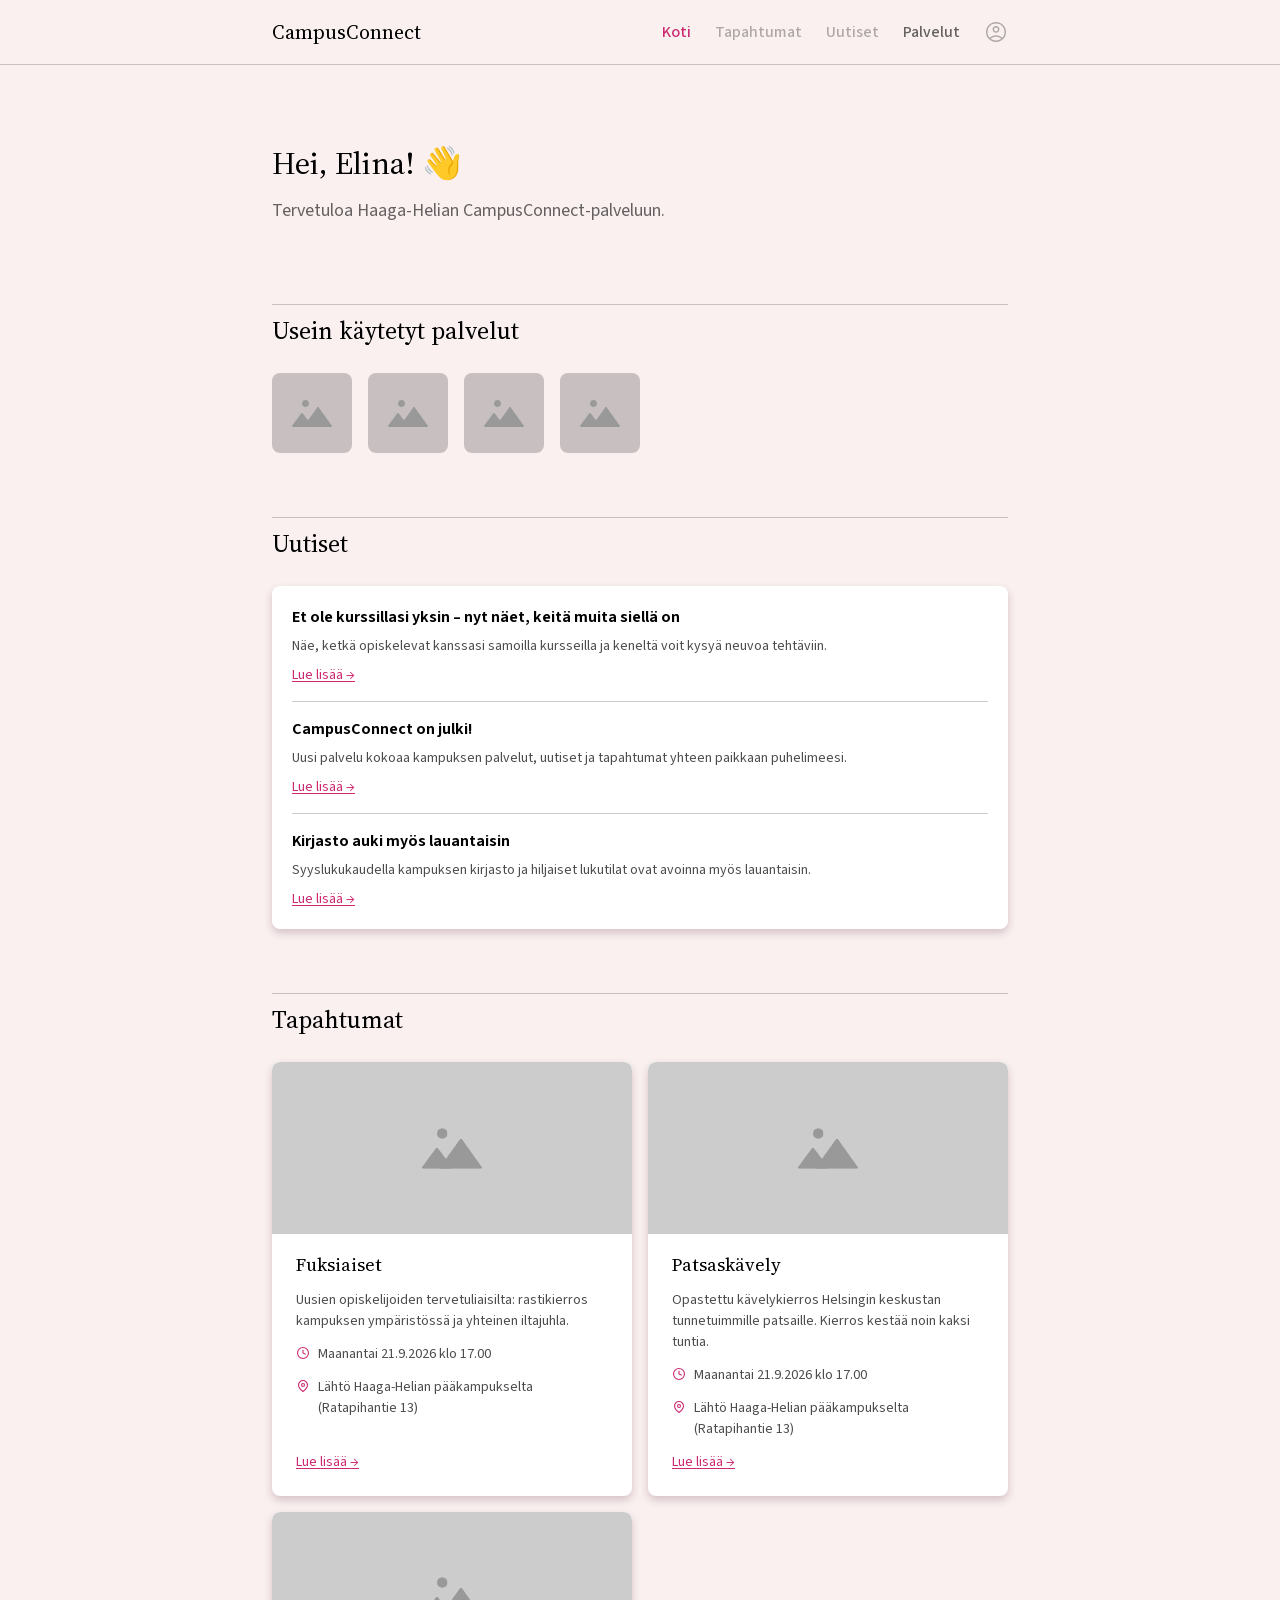
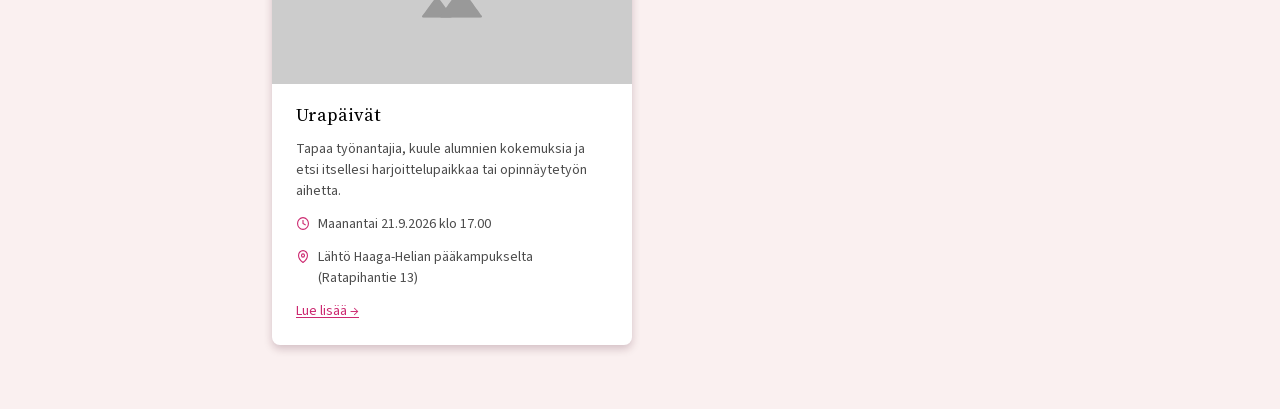
<file: index.html>
<!doctype html>
<html lang="fi">
  <head>
    <meta charset="utf-8" />
    <meta
      name="viewport"
      content="width=device-width, initial-scale=1, viewport-fit=cover"
    />
    <title>Koti – CampusConnect</title>
    <meta
      name="description"
      content="CampusConnect kokoaa Haaga-Helian opiskelijoiden palvelut, uutiset ja tapahtumat yhteen paikkaan."
    />
    <link
      rel="preload"
      href="fonts/SourceSans3-Variable.woff2"
      as="font"
      type="font/woff2"
      crossorigin
    />
    <link
      rel="preload"
      href="fonts/SourceSerif4-Variable.woff2"
      as="font"
      type="font/woff2"
      crossorigin
    />
    <link rel="stylesheet" href="css/styles.css" />
    <script src="js/main.js" defer></script>
  </head>
  <body>
    <a class="skip-link" href="#main">Siirry pääsisältöön</a>

    <header class="site-header">
      <div class="site-header__inner">
        <a class="site-logo" href="index.html">CampusConnect</a>
        <nav class="site-nav" aria-label="Päävalikko">
          <ul class="site-nav__list">
            <li class="site-nav__item">
              <a class="site-nav__link" href="index.html" aria-current="page">
                <img
                  class="site-nav__icon"
                  src="img/icons/home-active.svg"
                  alt=""
                  width="24"
                  height="24"
                />
                <span class="site-nav__label">Koti</span>
              </a>
            </li>
            <li class="site-nav__item">
              <a class="site-nav__link" role="link" aria-disabled="true">
                <img
                  class="site-nav__icon"
                  src="img/icons/calendar.svg"
                  alt=""
                  width="24"
                  height="24"
                />
                <span class="site-nav__label">Tapahtumat</span>
              </a>
            </li>
            <li class="site-nav__item">
              <a class="site-nav__link" role="link" aria-disabled="true">
                <img
                  class="site-nav__icon"
                  src="img/icons/rss.svg"
                  alt=""
                  width="24"
                  height="24"
                />
                <span class="site-nav__label">Uutiset</span>
              </a>
            </li>
            <li class="site-nav__item">
              <a class="site-nav__link" href="palvelut.html">
                <img
                  class="site-nav__icon"
                  src="img/icons/apps.svg"
                  alt=""
                  width="24"
                  height="24"
                />
                <span class="site-nav__label">Palvelut</span>
              </a>
            </li>
            <li class="site-nav__item site-nav__item--profile">
              <a class="site-nav__link" role="link" aria-disabled="true">
                <img
                  class="site-nav__icon"
                  src="img/icons/account.svg"
                  alt=""
                  width="24"
                  height="24"
                />
                <span class="site-nav__label">Profiili</span>
              </a>
            </li>
          </ul>
        </nav>
      </div>
    </header>

    <main id="main" class="page">
      <div class="container">
        <div class="page-header">
          <h1>Hei, Elina! 👋</h1>
          <p class="lead">Tervetuloa Haaga-Helian CampusConnect-palveluun.</p>
        </div>

        <section class="section" aria-labelledby="usein-kaytetyt">
          <h2 class="section__title" id="usein-kaytetyt">
            Usein käytetyt palvelut
          </h2>
          <div
            class="tiles-scroll"
            tabindex="0"
            role="region"
            aria-labelledby="usein-kaytetyt"
          >
            <ul class="tiles" aria-hidden="true">
              <li>
                <span class="placeholder">
                  <span class="placeholder__icon">
                    <img src="img/placeholder/part-1.svg" alt="" />
                    <img src="img/placeholder/part-2.svg" alt="" />
                    <img src="img/placeholder/part-3.svg" alt="" />
                  </span>
                </span>
              </li>
              <li>
                <span class="placeholder">
                  <span class="placeholder__icon">
                    <img src="img/placeholder/part-1.svg" alt="" />
                    <img src="img/placeholder/part-2.svg" alt="" />
                    <img src="img/placeholder/part-3.svg" alt="" />
                  </span>
                </span>
              </li>
              <li>
                <span class="placeholder">
                  <span class="placeholder__icon">
                    <img src="img/placeholder/part-1.svg" alt="" />
                    <img src="img/placeholder/part-2.svg" alt="" />
                    <img src="img/placeholder/part-3.svg" alt="" />
                  </span>
                </span>
              </li>
              <li>
                <span class="placeholder">
                  <span class="placeholder__icon">
                    <img src="img/placeholder/part-1.svg" alt="" />
                    <img src="img/placeholder/part-2.svg" alt="" />
                    <img src="img/placeholder/part-3.svg" alt="" />
                  </span>
                </span>
              </li>
            </ul>
          </div>
        </section>

        <section class="section" aria-labelledby="uutiset">
          <h2 class="section__title" id="uutiset">Uutiset</h2>
          <ul class="card news">
            <li class="news__item">
              <h3 class="news__title">
                Et ole kurssillasi yksin – nyt näet, keitä muita siellä on
              </h3>
              <p class="news__text">
                Näe, ketkä opiskelevat kanssasi samoilla kursseilla ja keneltä
                voit kysyä neuvoa tehtäviin.
              </p>
              <p class="news__more">
                <a class="text-link" href="uutinen_kayntikortit.html"
                  >Lue lisää<span class="visually-hidden"
                    >: Et ole kurssillasi yksin – nyt näet, keitä muita siellä
                    on</span
                  >
                  →</a
                >
              </p>
            </li>
            <li class="news__item">
              <h3 class="news__title">CampusConnect on julki!</h3>
              <p class="news__text">
                Uusi palvelu kokoaa kampuksen palvelut, uutiset ja tapahtumat
                yhteen paikkaan puhelimeesi.
              </p>
              <p class="news__more">
                <span class="text-link">Lue lisää →</span>
              </p>
            </li>
            <li class="news__item">
              <h3 class="news__title">Kirjasto auki myös lauantaisin</h3>
              <p class="news__text">
                Syyslukukaudella kampuksen kirjasto ja hiljaiset lukutilat ovat
                avoinna myös lauantaisin.
              </p>
              <p class="news__more">
                <span class="text-link">Lue lisää →</span>
              </p>
            </li>
          </ul>
        </section>

        <section class="section" aria-labelledby="tapahtumat">
          <h2 class="section__title" id="tapahtumat">Tapahtumat</h2>
          <div class="list-wrap">
            <ul class="card-grid card-grid--equal-rows">
              <li>
                <article class="card event">
                  <div
                    class="placeholder placeholder--large event__media"
                    aria-hidden="true"
                  >
                    <span class="placeholder__icon">
                      <img src="img/placeholder/part-1.svg" alt="" />
                      <img src="img/placeholder/part-2.svg" alt="" />
                      <img src="img/placeholder/part-3.svg" alt="" />
                    </span>
                  </div>
                  <div class="event__body">
                    <h3>Fuksiaiset</h3>
                    <p class="event__text">
                      Uusien opiskelijoiden tervetuliaisilta: rastikierros
                      kampuksen ympäristössä ja yhteinen iltajuhla.
                    </p>
                    <ul class="event__meta">
                      <li>
                        <span class="event__icon"
                          ><img src="img/icons/clock.svg" alt=""
                        /></span>
                        <span
                          ><span class="visually-hidden">Aika: </span
                          ><time datetime="2026-09-21T17:00"
                            >Maanantai 21.9.2026 klo 17.00</time
                          ></span
                        >
                      </li>
                      <li>
                        <span class="event__icon"
                          ><img src="img/icons/location.svg" alt=""
                        /></span>
                        <span
                          ><span class="visually-hidden">Paikka: </span>Lähtö
                          Haaga-Helian pääkampukselta (Ratapihantie 13)</span
                        >
                      </li>
                    </ul>
                    <p class="event__more">
                      <span class="text-link">Lue lisää →</span>
                    </p>
                  </div>
                </article>
              </li>
              <li>
                <article class="card event">
                  <div
                    class="placeholder placeholder--large event__media"
                    aria-hidden="true"
                  >
                    <span class="placeholder__icon">
                      <img src="img/placeholder/part-1.svg" alt="" />
                      <img src="img/placeholder/part-2.svg" alt="" />
                      <img src="img/placeholder/part-3.svg" alt="" />
                    </span>
                  </div>
                  <div class="event__body">
                    <h3>Patsaskävely</h3>
                    <p class="event__text">
                      Opastettu kävelykierros Helsingin keskustan tunnetuimmille
                      patsaille. Kierros kestää noin kaksi tuntia.
                    </p>
                    <ul class="event__meta">
                      <li>
                        <span class="event__icon"
                          ><img src="img/icons/clock.svg" alt=""
                        /></span>
                        <span
                          ><span class="visually-hidden">Aika: </span
                          ><time datetime="2026-09-21T17:00"
                            >Maanantai 21.9.2026 klo 17.00</time
                          ></span
                        >
                      </li>
                      <li>
                        <span class="event__icon"
                          ><img src="img/icons/location.svg" alt=""
                        /></span>
                        <span
                          ><span class="visually-hidden">Paikka: </span>Lähtö
                          Haaga-Helian pääkampukselta (Ratapihantie 13)</span
                        >
                      </li>
                    </ul>
                    <p class="event__more">
                      <span class="text-link">Lue lisää →</span>
                    </p>
                  </div>
                </article>
              </li>
              <li>
                <article class="card event">
                  <div
                    class="placeholder placeholder--large event__media"
                    aria-hidden="true"
                  >
                    <span class="placeholder__icon">
                      <img src="img/placeholder/part-1.svg" alt="" />
                      <img src="img/placeholder/part-2.svg" alt="" />
                      <img src="img/placeholder/part-3.svg" alt="" />
                    </span>
                  </div>
                  <div class="event__body">
                    <h3>Urapäivät</h3>
                    <p class="event__text">
                      Tapaa työnantajia, kuule alumnien kokemuksia ja etsi
                      itsellesi harjoittelupaikkaa tai opinnäytetyön aihetta.
                    </p>
                    <ul class="event__meta">
                      <li>
                        <span class="event__icon"
                          ><img src="img/icons/clock.svg" alt=""
                        /></span>
                        <span
                          ><span class="visually-hidden">Aika: </span
                          ><time datetime="2026-09-21T17:00"
                            >Maanantai 21.9.2026 klo 17.00</time
                          ></span
                        >
                      </li>
                      <li>
                        <span class="event__icon"
                          ><img src="img/icons/location.svg" alt=""
                        /></span>
                        <span
                          ><span class="visually-hidden">Paikka: </span>Lähtö
                          Haaga-Helian pääkampukselta (Ratapihantie 13)</span
                        >
                      </li>
                    </ul>
                    <p class="event__more">
                      <span class="text-link">Lue lisää →</span>
                    </p>
                  </div>
                </article>
              </li>
            </ul>
          </div>
        </section>
      </div>
    </main>
  </body>
</html>
</file>
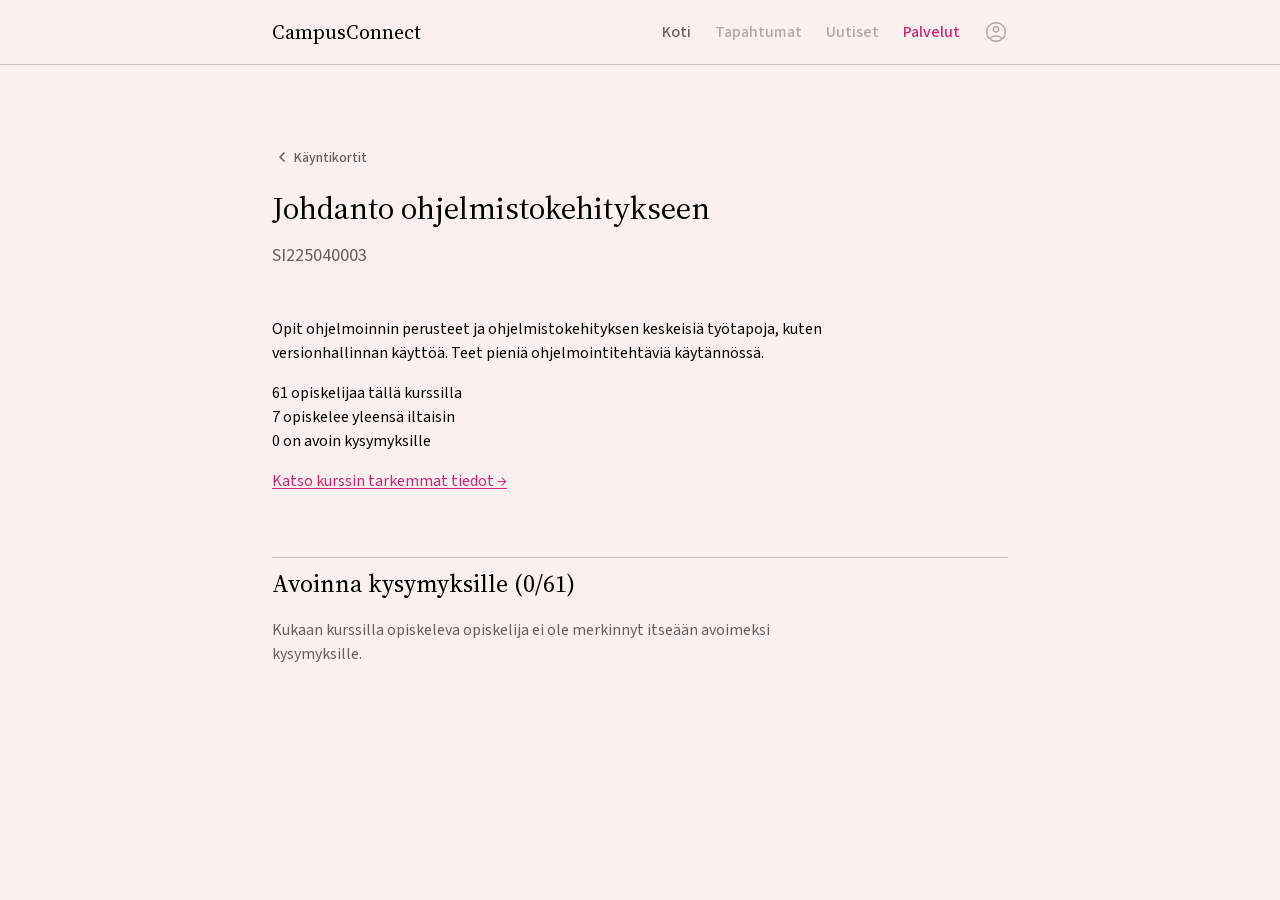
<file: kurssi-tyhja.html>
<!doctype html>
<html lang="fi">
  <head>
    <meta charset="utf-8" />
    <meta
      name="viewport"
      content="width=device-width, initial-scale=1, viewport-fit=cover"
    />
    <title>Johdanto ohjelmistokehitykseen – Käyntikortit – CampusConnect</title>
    <meta
      name="description"
      content="Johdanto ohjelmistokehitykseen: kurssin tiedot ja opiskelijat, jotka ovat avoimia kysymyksille."
    />
    <link
      rel="preload"
      href="fonts/SourceSans3-Variable.woff2"
      as="font"
      type="font/woff2"
      crossorigin
    />
    <link
      rel="preload"
      href="fonts/SourceSerif4-Variable.woff2"
      as="font"
      type="font/woff2"
      crossorigin
    />
    <link rel="stylesheet" href="css/styles.css" />
    <script src="js/main.js" defer></script>
  </head>
  <body>
    <a class="skip-link" href="#main">Siirry pääsisältöön</a>

    <header class="site-header">
      <div class="site-header__inner">
        <a class="site-logo" href="index.html">CampusConnect</a>
        <nav class="site-nav" aria-label="Päävalikko">
          <ul class="site-nav__list">
            <li class="site-nav__item">
              <a class="site-nav__link" href="index.html">
                <img
                  class="site-nav__icon"
                  src="img/icons/home.svg"
                  alt=""
                  width="24"
                  height="24"
                />
                <span class="site-nav__label">Koti</span>
              </a>
            </li>
            <li class="site-nav__item">
              <a class="site-nav__link" role="link" aria-disabled="true">
                <img
                  class="site-nav__icon"
                  src="img/icons/calendar.svg"
                  alt=""
                  width="24"
                  height="24"
                />
                <span class="site-nav__label">Tapahtumat</span>
              </a>
            </li>
            <li class="site-nav__item">
              <a class="site-nav__link" role="link" aria-disabled="true">
                <img
                  class="site-nav__icon"
                  src="img/icons/rss.svg"
                  alt=""
                  width="24"
                  height="24"
                />
                <span class="site-nav__label">Uutiset</span>
              </a>
            </li>
            <li class="site-nav__item">
              <a
                class="site-nav__link"
                href="palvelut.html"
                aria-current="true"
              >
                <img
                  class="site-nav__icon"
                  src="img/icons/apps-active.svg"
                  alt=""
                  width="24"
                  height="24"
                />
                <span class="site-nav__label">Palvelut</span>
              </a>
            </li>
            <li class="site-nav__item site-nav__item--profile">
              <a class="site-nav__link" role="link" aria-disabled="true">
                <img
                  class="site-nav__icon"
                  src="img/icons/account.svg"
                  alt=""
                  width="24"
                  height="24"
                />
                <span class="site-nav__label">Profiili</span>
              </a>
            </li>
          </ul>
        </nav>
      </div>
    </header>

    <main id="main" class="page">
      <div class="container">
        <div class="page-header">
          <a class="back-link" href="kurssit.html">
            <img
              src="img/icons/chevron-back-sm.svg"
              alt=""
              width="20"
              height="20"
            />
            Käyntikortit
          </a>
          <h1>Johdanto ohjelmistokehitykseen</h1>
          <p class="course__code">
            <span class="visually-hidden">Kurssikoodi: </span>SI225040003
          </p>
        </div>

        <div class="course__body">
          <p>
            Opit ohjelmoinnin perusteet ja ohjelmistokehityksen keskeisiä
            työtapoja, kuten versionhallinnan käyttöä. Teet pieniä
            ohjelmointitehtäviä käytännössä.
          </p>
          <p>
            61 opiskelijaa tällä kurssilla<br />7 opiskelee yleensä iltaisin<br />0
            on avoin kysymyksille
          </p>
          <p><span class="text-link">Katso kurssin tarkemmat tiedot →</span></p>
        </div>

        <section class="section" aria-labelledby="avoinna">
          <h2 class="section__title section__title--tight" id="avoinna">
            Avoinna kysymyksille (0/61)
          </h2>
          <p class="empty-state">
            Kukaan kurssilla opiskeleva opiskelija ei ole merkinnyt itseään
            avoimeksi kysymyksille.
          </p>
        </section>
      </div>
    </main>
  </body>
</html>
</file>
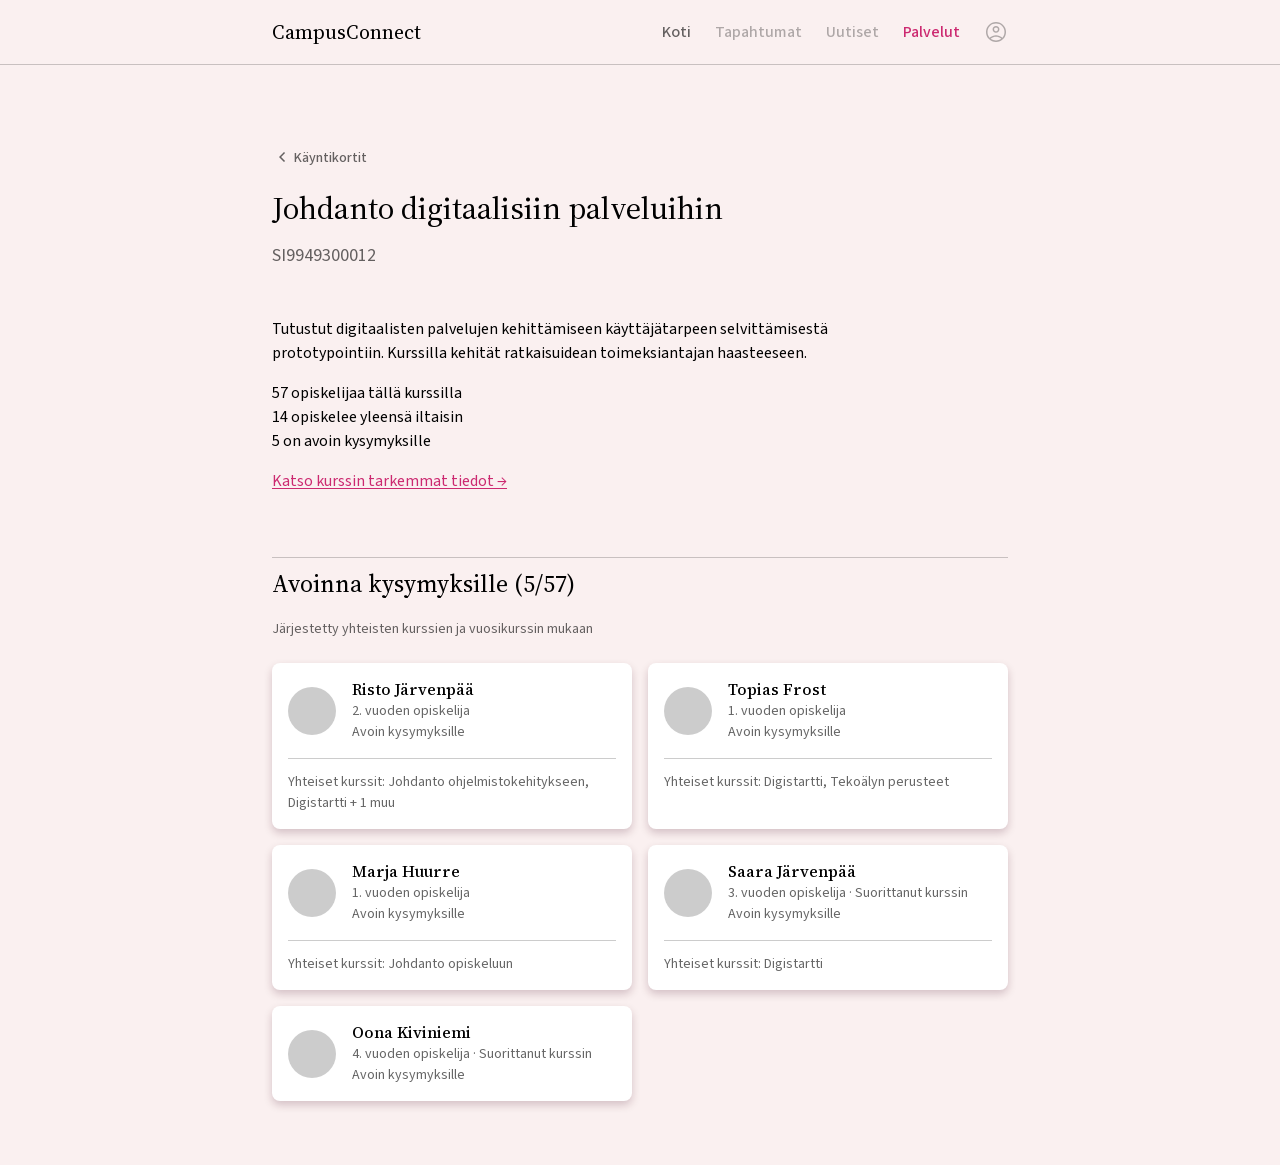
<file: kurssi.html>
<!doctype html>
<html lang="fi">
  <head>
    <meta charset="utf-8" />
    <meta
      name="viewport"
      content="width=device-width, initial-scale=1, viewport-fit=cover"
    />
    <title>
      Johdanto digitaalisiin palveluihin – Käyntikortit – CampusConnect
    </title>
    <meta
      name="description"
      content="Johdanto digitaalisiin palveluihin: kurssin tiedot ja opiskelijat, jotka ovat avoimia kysymyksille."
    />
    <link
      rel="preload"
      href="fonts/SourceSans3-Variable.woff2"
      as="font"
      type="font/woff2"
      crossorigin
    />
    <link
      rel="preload"
      href="fonts/SourceSerif4-Variable.woff2"
      as="font"
      type="font/woff2"
      crossorigin
    />
    <link rel="stylesheet" href="css/styles.css" />
    <script src="js/kayntikortit.js" defer></script>
    <script src="js/main.js" defer></script>
  </head>
  <body>
    <a class="skip-link" href="#main">Siirry pääsisältöön</a>

    <header class="site-header">
      <div class="site-header__inner">
        <a class="site-logo" href="index.html">CampusConnect</a>
        <nav class="site-nav" aria-label="Päävalikko">
          <ul class="site-nav__list">
            <li class="site-nav__item">
              <a class="site-nav__link" href="index.html">
                <img
                  class="site-nav__icon"
                  src="img/icons/home.svg"
                  alt=""
                  width="24"
                  height="24"
                />
                <span class="site-nav__label">Koti</span>
              </a>
            </li>
            <li class="site-nav__item">
              <a class="site-nav__link" role="link" aria-disabled="true">
                <img
                  class="site-nav__icon"
                  src="img/icons/calendar.svg"
                  alt=""
                  width="24"
                  height="24"
                />
                <span class="site-nav__label">Tapahtumat</span>
              </a>
            </li>
            <li class="site-nav__item">
              <a class="site-nav__link" role="link" aria-disabled="true">
                <img
                  class="site-nav__icon"
                  src="img/icons/rss.svg"
                  alt=""
                  width="24"
                  height="24"
                />
                <span class="site-nav__label">Uutiset</span>
              </a>
            </li>
            <li class="site-nav__item">
              <a
                class="site-nav__link"
                href="palvelut.html"
                aria-current="true"
              >
                <img
                  class="site-nav__icon"
                  src="img/icons/apps-active.svg"
                  alt=""
                  width="24"
                  height="24"
                />
                <span class="site-nav__label">Palvelut</span>
              </a>
            </li>
            <li class="site-nav__item site-nav__item--profile">
              <a class="site-nav__link" role="link" aria-disabled="true">
                <img
                  class="site-nav__icon"
                  src="img/icons/account.svg"
                  alt=""
                  width="24"
                  height="24"
                />
                <span class="site-nav__label">Profiili</span>
              </a>
            </li>
          </ul>
        </nav>
      </div>
    </header>

    <main id="main" class="page">
      <div class="container">
        <div class="page-header">
          <a class="back-link" href="kurssit.html">
            <img
              src="img/icons/chevron-back-sm.svg"
              alt=""
              width="20"
              height="20"
            />
            Käyntikortit
          </a>
          <h1>Johdanto digitaalisiin palveluihin</h1>
          <p class="course__code">
            <span class="visually-hidden">Kurssikoodi: </span>SI9949300012
          </p>
        </div>

        <div class="course__body">
          <p>
            Tutustut digitaalisten palvelujen kehittämiseen käyttäjätarpeen
            selvittämisestä prototypointiin. Kurssilla kehität ratkaisuidean
            toimeksiantajan haasteeseen.
          </p>
          <p>
            57 opiskelijaa tällä kurssilla<br />14 opiskelee yleensä iltaisin<br />5
            on avoin kysymyksille
          </p>
          <p><span class="text-link">Katso kurssin tarkemmat tiedot →</span></p>
        </div>

        <section class="section" aria-labelledby="avoinna">
          <h2 class="section__title section__title--tight" id="avoinna">
            Avoinna kysymyksille (5/57)
          </h2>
          <p class="list-note">
            Järjestetty yhteisten kurssien ja vuosikurssin mukaan
          </p>
          <div class="list-wrap">
            <ul
              class="card-grid"
              data-people-for="Johdanto digitaalisiin palveluihin"
            ></ul>
          </div>
        </section>
      </div>
    </main>

    <!-- Käyntikortti (Figma frame "Käyntikortti") -->
    <dialog
      class="modal"
      id="kayntikortti"
      aria-labelledby="kayntikortti-title"
    >
      <div class="modal__header">
        <p class="modal__title" id="kayntikortti-title">Käyntikortti</p>
        <button
          class="icon-button modal__close"
          type="button"
          aria-label="Sulje"
          data-modal-close
        >
          <img src="img/icons/close.svg" alt="" width="24" height="24" />
        </button>
      </div>
      <div class="profile">
        <div class="profile__block person-card__head">
          <span class="avatar"></span>
          <div>
            <h2 class="profile__name">Risto Järvenpää</h2>
            <!-- Filled in by js/kayntikortit.js -->
            <p class="person-card__status" data-card-year></p>
            <p class="person-card__status">Avoin kysymyksille</p>
          </div>
        </div>
        <p class="profile__block profile__text">
          Hei! Opiskelen tietojenkäsittelyä suuntautumisvaihtoehtoina
          digitaaliset palvelut ja ohjelmistokehitys. Mulle voi laittaa viestiä
          jos haluaa jutella kurssitehtävistä. 🖐
        </p>
        <p class="profile__block profile__text">
          Opiskelee yleensä arkipäivinä.
        </p>
        <!-- Course list filled in by js/kayntikortit.js; hidden if empty -->
        <div class="profile__block profile__courses" data-card-courses>
          <p>Yhteiset kurssit:</p>
          <ul></ul>
        </div>
        <button
          class="button button--primary button--block"
          type="button"
          data-modal-switch="chat"
        >
          Ota yhteyttä
        </button>
      </div>
    </dialog>

    <!-- Chat (Figma frame "Chat"): a static example, sending is not enabled. -->
    <dialog
      class="modal modal--chat"
      id="chat"
      aria-labelledby="chat-title"
      aria-describedby="chat-note"
    >
      <div class="modal__header">
        <p class="modal__title" id="chat-title">Risto Järvenpää</p>
        <button
          class="icon-button modal__close"
          type="button"
          aria-label="Sulje"
          data-modal-close
        >
          <img src="img/icons/close.svg" alt="" width="24" height="24" />
        </button>
      </div>
      <div class="chat__messages">
        <p class="visually-hidden" id="chat-note">
          Keskusteluikkuna on esimerkki. Viestien lähettäminen ei ole käytössä
          tässä prototyypissä.
        </p>
      </div>
      <div class="chat__composer">
        <input
          class="chat__input"
          type="text"
          placeholder="Viesti"
          aria-label="Viesti"
          disabled
        />
        <button class="chat__send" type="button" aria-label="Lähetä" disabled>
          <img src="img/icons/send.svg" alt="" width="20" height="20" />
        </button>
      </div>
    </dialog>
  </body>
</html>
</file>
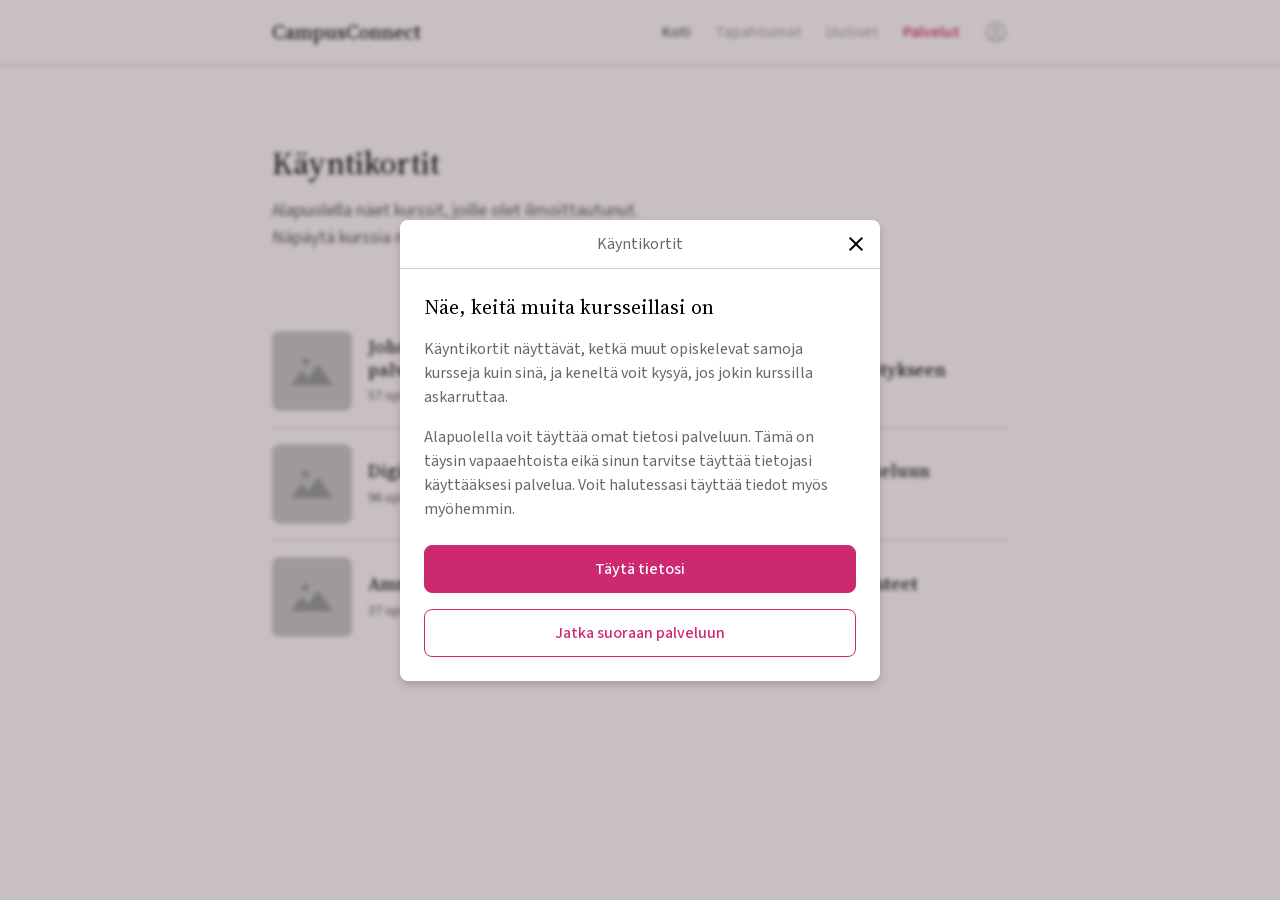
<file: kurssit.html>
<!doctype html>
<html lang="fi">
  <head>
    <meta charset="utf-8" />
    <meta
      name="viewport"
      content="width=device-width, initial-scale=1, viewport-fit=cover"
    />
    <title>Kurssit – Käyntikortit – CampusConnect</title>
    <meta
      name="description"
      content="Kurssit, joille olet ilmoittautunut. Katso, ketkä muut opiskelevat samoilla kursseilla."
    />
    <link
      rel="preload"
      href="fonts/SourceSans3-Variable.woff2"
      as="font"
      type="font/woff2"
      crossorigin
    />
    <link
      rel="preload"
      href="fonts/SourceSerif4-Variable.woff2"
      as="font"
      type="font/woff2"
      crossorigin
    />
    <link rel="stylesheet" href="css/styles.css" />
    <script src="js/main.js" defer></script>
    <script src="js/onboarding.js" defer></script>
  </head>
  <body>
    <a class="skip-link" href="#main">Siirry pääsisältöön</a>

    <header class="site-header">
      <div class="site-header__inner">
        <a class="site-logo" href="index.html">CampusConnect</a>
        <nav class="site-nav" aria-label="Päävalikko">
          <ul class="site-nav__list">
            <li class="site-nav__item">
              <a class="site-nav__link" href="index.html">
                <img
                  class="site-nav__icon"
                  src="img/icons/home.svg"
                  alt=""
                  width="24"
                  height="24"
                />
                <span class="site-nav__label">Koti</span>
              </a>
            </li>
            <li class="site-nav__item">
              <a class="site-nav__link" role="link" aria-disabled="true">
                <img
                  class="site-nav__icon"
                  src="img/icons/calendar.svg"
                  alt=""
                  width="24"
                  height="24"
                />
                <span class="site-nav__label">Tapahtumat</span>
              </a>
            </li>
            <li class="site-nav__item">
              <a class="site-nav__link" role="link" aria-disabled="true">
                <img
                  class="site-nav__icon"
                  src="img/icons/rss.svg"
                  alt=""
                  width="24"
                  height="24"
                />
                <span class="site-nav__label">Uutiset</span>
              </a>
            </li>
            <li class="site-nav__item">
              <a
                class="site-nav__link"
                href="palvelut.html"
                aria-current="true"
              >
                <img
                  class="site-nav__icon"
                  src="img/icons/apps-active.svg"
                  alt=""
                  width="24"
                  height="24"
                />
                <span class="site-nav__label">Palvelut</span>
              </a>
            </li>
            <li class="site-nav__item site-nav__item--profile">
              <a class="site-nav__link" role="link" aria-disabled="true">
                <img
                  class="site-nav__icon"
                  src="img/icons/account.svg"
                  alt=""
                  width="24"
                  height="24"
                />
                <span class="site-nav__label">Profiili</span>
              </a>
            </li>
          </ul>
        </nav>
      </div>
    </header>

    <main id="main" class="page">
      <div class="container">
        <div class="page-header">
          <h1>Käyntikortit</h1>
          <p class="lead">
            Alapuolella näet kurssit, joille olet ilmoittautunut.<br />Näpäytä
            kurssia nähdäksesi lisätietoja.
          </p>
        </div>

        <div class="list-wrap">
          <ul class="list">
            <li class="list__item">
              <a class="row" href="kurssi.html">
                <span class="placeholder row__media" aria-hidden="true">
                  <span class="placeholder__icon">
                    <img src="img/placeholder/part-1.svg" alt="" />
                    <img src="img/placeholder/part-2.svg" alt="" />
                    <img src="img/placeholder/part-3.svg" alt="" />
                  </span>
                </span>
                <div>
                  <h2 class="row__title">Johdanto digitaalisiin palveluihin</h2>
                  <p class="row__text">57 opiskelijaa</p>
                </div>
              </a>
            </li>
            <li class="list__item">
              <a class="row" href="kurssi-tyhja.html">
                <span class="placeholder row__media" aria-hidden="true">
                  <span class="placeholder__icon">
                    <img src="img/placeholder/part-1.svg" alt="" />
                    <img src="img/placeholder/part-2.svg" alt="" />
                    <img src="img/placeholder/part-3.svg" alt="" />
                  </span>
                </span>
                <div>
                  <h2 class="row__title">Johdanto ohjelmistokehitykseen</h2>
                  <p class="row__text">61 opiskelijaa</p>
                </div>
              </a>
            </li>
            <li class="list__item">
              <div class="row">
                <span class="placeholder row__media" aria-hidden="true">
                  <span class="placeholder__icon">
                    <img src="img/placeholder/part-1.svg" alt="" />
                    <img src="img/placeholder/part-2.svg" alt="" />
                    <img src="img/placeholder/part-3.svg" alt="" />
                  </span>
                </span>
                <div>
                  <h2 class="row__title">Digistartti</h2>
                  <p class="row__text">96 opiskelijaa</p>
                </div>
              </div>
            </li>
            <li class="list__item">
              <div class="row">
                <span class="placeholder row__media" aria-hidden="true">
                  <span class="placeholder__icon">
                    <img src="img/placeholder/part-1.svg" alt="" />
                    <img src="img/placeholder/part-2.svg" alt="" />
                    <img src="img/placeholder/part-3.svg" alt="" />
                  </span>
                </span>
                <div>
                  <h2 class="row__title">Johdanto opiskeluun</h2>
                  <p class="row__text">24 opiskelijaa</p>
                </div>
              </div>
            </li>
            <li class="list__item">
              <div class="row">
                <span class="placeholder row__media" aria-hidden="true">
                  <span class="placeholder__icon">
                    <img src="img/placeholder/part-1.svg" alt="" />
                    <img src="img/placeholder/part-2.svg" alt="" />
                    <img src="img/placeholder/part-3.svg" alt="" />
                  </span>
                </span>
                <div>
                  <h2 class="row__title">Ammatillinen viestintä</h2>
                  <p class="row__text">37 opiskelijaa</p>
                </div>
              </div>
            </li>
            <li class="list__item">
              <div class="row">
                <span class="placeholder row__media" aria-hidden="true">
                  <span class="placeholder__icon">
                    <img src="img/placeholder/part-1.svg" alt="" />
                    <img src="img/placeholder/part-2.svg" alt="" />
                    <img src="img/placeholder/part-3.svg" alt="" />
                  </span>
                </span>
                <div>
                  <h2 class="row__title">Tekoälyn perusteet</h2>
                  <p class="row__text">48 opiskelijaa</p>
                </div>
              </div>
            </li>
          </ul>
        </div>
      </div>
    </main>

    <div class="toast" role="status"></div>

    <!-- Onboarding: opens automatically once per browser session. -->
    <dialog
      class="modal onboarding"
      id="onboarding"
      aria-labelledby="onboarding-title"
    >
      <div class="modal__header">
        <button
          class="icon-button modal__back"
          type="button"
          aria-label="Edellinen vaihe"
          hidden
        >
          <img src="img/icons/chevron-back.svg" alt="" width="24" height="24" />
        </button>
        <p class="modal__title" id="onboarding-title">
          <span class="onboarding__title">Käyntikortit</span
          ><span class="visually-hidden onboarding__progress"></span>
        </p>
        <button
          class="icon-button modal__close"
          type="button"
          aria-label="Sulje"
          data-modal-close
        >
          <img src="img/icons/close.svg" alt="" width="24" height="24" />
        </button>
      </div>

      <form class="modal__body" id="onboarding-form" novalidate>
        <!-- Intro: Onboarding 1 in Figma -->
        <section
          class="onboarding__step"
          data-title="Käyntikortit"
          aria-labelledby="intro-title"
        >
          <h2 class="modal__heading" id="intro-title" tabindex="-1">
            Näe, keitä muita kursseillasi on
          </h2>
          <div class="modal__text">
            <p>
              Käyntikortit näyttävät, ketkä muut opiskelevat samoja kursseja
              kuin sinä, ja keneltä voit kysyä, jos jokin kurssilla askarruttaa.
            </p>
            <p>
              Alapuolella voit täyttää omat tietosi palveluun. Tämä on täysin
              vapaaehtoista eikä sinun tarvitse täyttää tietojasi käyttääksesi
              palvelua. Voit halutessasi täyttää tiedot myös myöhemmin.
            </p>
          </div>
          <div class="modal__actions onboarding__intro-actions">
            <button
              class="button button--primary button--block"
              type="button"
              data-next
            >
              Täytä tietosi
            </button>
            <button
              class="button button--secondary button--block"
              type="button"
              data-modal-close
            >
              Jatka suoraan palveluun
            </button>
          </div>
        </section>

        <!-- Question 1: Onboarding 2 in Figma -->
        <section
          class="onboarding__step"
          data-title="Oma käyntikorttisi"
          data-question="1"
          aria-labelledby="step1-title"
          hidden
        >
          <h2 class="modal__heading" id="step1-title" tabindex="-1">
            Haluatko olla avoin kysymyksille muilta opiskelijoilta?
          </h2>
          <p class="modal__text" id="step1-text">
            Jos vastaat kyllä, muut kurssilaiset voivat lähettää sinulle
            viestejä. Täyttämäsi tiedot näkyvät vain samoilla kursseilla
            oleville.
          </p>
          <fieldset
            class="choices"
            aria-labelledby="step1-title"
            aria-describedby="step1-text"
          >
            <label class="choice"
              ><input type="radio" name="avoin" value="kylla" /> Kyllä</label
            >
            <label class="choice"
              ><input type="radio" name="avoin" value="ei" /> En</label
            >
          </fieldset>
          <div class="modal__actions">
            <button
              class="button button--primary button--block"
              type="button"
              data-next
              disabled
            >
              Jatka
            </button>
            <div class="steps" aria-hidden="true">
              <span class="steps__dot is-current"></span>
              <span class="steps__dot"></span>
              <span class="steps__dot"></span>
            </div>
          </div>
        </section>

        <!-- Question 2: Onboarding 3 in Figma -->
        <section
          class="onboarding__step"
          data-title="Oma käyntikorttisi"
          data-question="2"
          aria-labelledby="step2-title"
          hidden
        >
          <h2 class="modal__heading" id="step2-title" tabindex="-1">
            Milloin yleensä opiskelet?
          </h2>
          <div class="modal__text" id="step2-text">
            <p>
              Muut kurssilaiset näkevät valitsemasi opiskeluajat omien tietojesi
              yhteydessä.
            </p>
            <p>Voit valita useamman vaihtoehdon.</p>
          </div>
          <fieldset
            class="choices"
            aria-labelledby="step2-title"
            aria-describedby="step2-text"
          >
            <label class="choice"
              ><input type="checkbox" name="aika" value="aamuisin" />
              Aamuisin</label
            >
            <label class="choice"
              ><input type="checkbox" name="aika" value="paivisin" />
              Päivisin</label
            >
            <label class="choice"
              ><input type="checkbox" name="aika" value="iltaisin" />
              Iltaisin</label
            >
            <label class="choice"
              ><input type="checkbox" name="aika" value="viikonloppuisin" />
              Viikonloppuisin</label
            >
          </fieldset>
          <div class="modal__actions">
            <button
              class="button button--primary button--block"
              type="button"
              data-next
              disabled
            >
              Jatka
            </button>
            <div class="steps" aria-hidden="true">
              <span class="steps__dot"></span>
              <span class="steps__dot is-current"></span>
              <span class="steps__dot"></span>
            </div>
          </div>
        </section>

        <!-- Question 3: Onboarding 4 in Figma -->
        <section
          class="onboarding__step"
          data-title="Oma käyntikorttisi"
          data-question="3"
          aria-labelledby="step3-title"
          hidden
        >
          <h2 class="modal__heading" id="step3-title" tabindex="-1">
            Miten kuvailisit itseäsi muille?
          </h2>
          <p class="modal__text" id="step3-text">
            Alla voit kirjoittaa itsestäsi lyhyen kuvaustekstin, joka näytetään
            omien tietojesi yhteydessä.
          </p>
          <textarea
            class="textarea"
            name="kuvaus"
            maxlength="200"
            aria-labelledby="step3-title"
            aria-describedby="step3-text kuvaus-counter"
          ></textarea>
          <p class="visually-hidden textarea-counter__alert" aria-live="polite"></p>
          <p class="textarea-counter" id="kuvaus-counter">
            <span class="textarea-counter__count">0</span>/200 merkkiä
          </p>
          <div class="modal__actions">
            <button class="button button--primary button--block" type="submit">
              Tallenna tiedot
            </button>
            <div class="steps" aria-hidden="true">
              <span class="steps__dot"></span>
              <span class="steps__dot"></span>
              <span class="steps__dot is-current"></span>
            </div>
          </div>
        </section>
      </form>
    </dialog>
  </body>
</html>
</file>
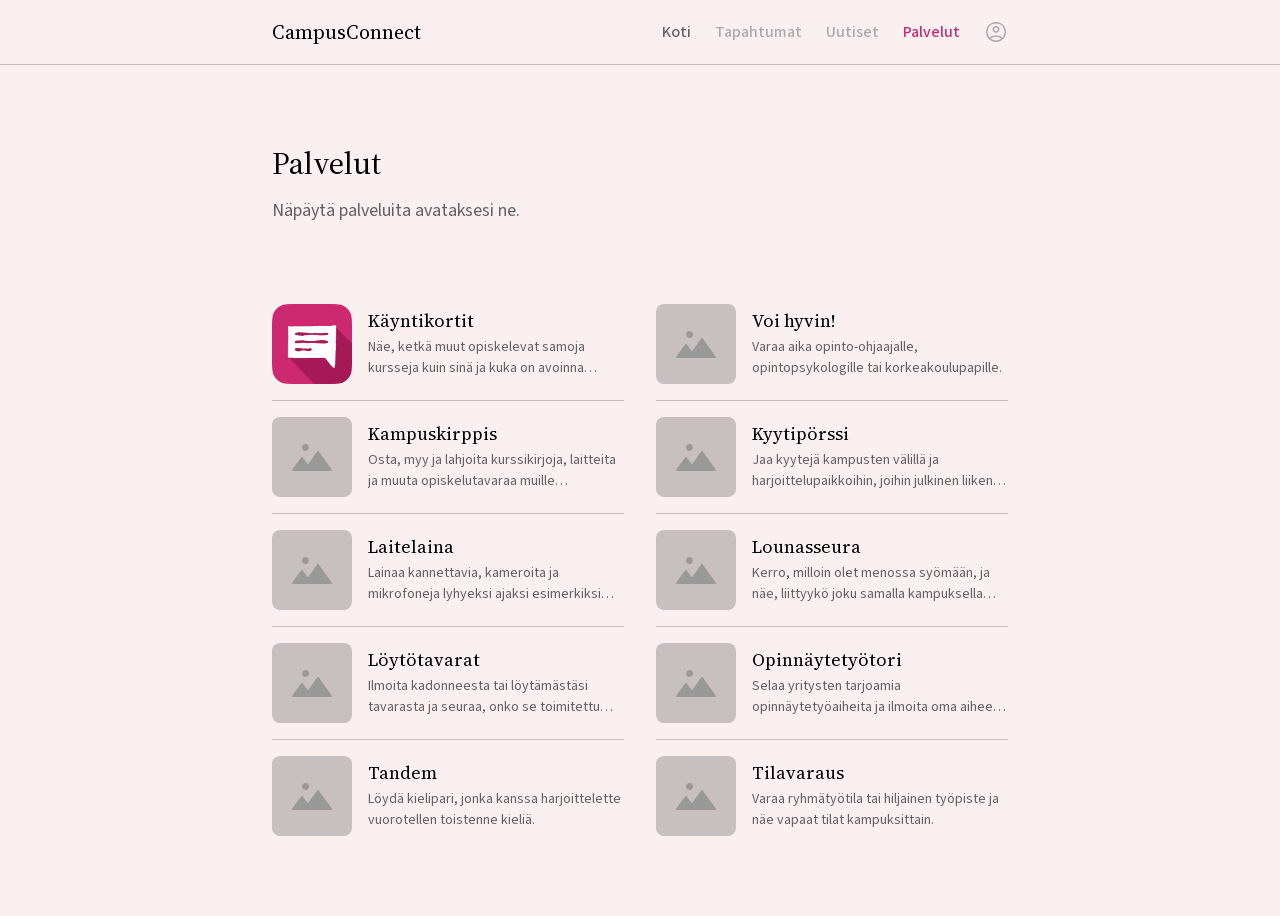
<file: palvelut.html>
<!doctype html>
<html lang="fi">
  <head>
    <meta charset="utf-8" />
    <meta
      name="viewport"
      content="width=device-width, initial-scale=1, viewport-fit=cover"
    />
    <title>Palvelut – CampusConnect</title>
    <meta
      name="description"
      content="Haaga-Helian opiskelijoiden palvelut: käyntikortit, hyvinvointi, kirppis, kyytipörssi ja muut."
    />
    <link
      rel="preload"
      href="fonts/SourceSans3-Variable.woff2"
      as="font"
      type="font/woff2"
      crossorigin
    />
    <link
      rel="preload"
      href="fonts/SourceSerif4-Variable.woff2"
      as="font"
      type="font/woff2"
      crossorigin
    />
    <link rel="stylesheet" href="css/styles.css" />
    <script src="js/main.js" defer></script>
  </head>
  <body>
    <a class="skip-link" href="#main">Siirry pääsisältöön</a>

    <header class="site-header">
      <div class="site-header__inner">
        <a class="site-logo" href="index.html">CampusConnect</a>
        <nav class="site-nav" aria-label="Päävalikko">
          <ul class="site-nav__list">
            <li class="site-nav__item">
              <a class="site-nav__link" href="index.html">
                <img
                  class="site-nav__icon"
                  src="img/icons/home.svg"
                  alt=""
                  width="24"
                  height="24"
                />
                <span class="site-nav__label">Koti</span>
              </a>
            </li>
            <li class="site-nav__item">
              <a class="site-nav__link" role="link" aria-disabled="true">
                <img
                  class="site-nav__icon"
                  src="img/icons/calendar.svg"
                  alt=""
                  width="24"
                  height="24"
                />
                <span class="site-nav__label">Tapahtumat</span>
              </a>
            </li>
            <li class="site-nav__item">
              <a class="site-nav__link" role="link" aria-disabled="true">
                <img
                  class="site-nav__icon"
                  src="img/icons/rss.svg"
                  alt=""
                  width="24"
                  height="24"
                />
                <span class="site-nav__label">Uutiset</span>
              </a>
            </li>
            <li class="site-nav__item">
              <a
                class="site-nav__link"
                href="palvelut.html"
                aria-current="page"
              >
                <img
                  class="site-nav__icon"
                  src="img/icons/apps-active.svg"
                  alt=""
                  width="24"
                  height="24"
                />
                <span class="site-nav__label">Palvelut</span>
              </a>
            </li>
            <li class="site-nav__item site-nav__item--profile">
              <a class="site-nav__link" role="link" aria-disabled="true">
                <img
                  class="site-nav__icon"
                  src="img/icons/account.svg"
                  alt=""
                  width="24"
                  height="24"
                />
                <span class="site-nav__label">Profiili</span>
              </a>
            </li>
          </ul>
        </nav>
      </div>
    </header>

    <main id="main" class="page">
      <div class="container">
        <div class="page-header">
          <h1>Palvelut</h1>
          <p class="lead">Näpäytä palveluita avataksesi ne.</p>
        </div>

        <div class="list-wrap">
          <ul class="list">
            <li class="list__item">
              <a class="row" href="kurssit.html">
                <img
                  class="row__media"
                  src="img/kayntikortit.png"
                  alt=""
                  width="80"
                  height="80"
                />
                <div>
                  <h2 class="row__title">Käyntikortit</h2>
                  <p class="row__text row__text--clamp">
                    Näe, ketkä muut opiskelevat samoja kursseja kuin sinä ja
                    kuka on avoinna kysymyksille.
                  </p>
                </div>
              </a>
            </li>
            <li class="list__item">
              <div class="row">
                <span class="placeholder row__media" aria-hidden="true">
                  <span class="placeholder__icon">
                    <img src="img/placeholder/part-1.svg" alt="" />
                    <img src="img/placeholder/part-2.svg" alt="" />
                    <img src="img/placeholder/part-3.svg" alt="" />
                  </span>
                </span>
                <div>
                  <h2 class="row__title">Voi hyvin!</h2>
                  <p class="row__text row__text--clamp">
                    Varaa aika opinto-ohjaajalle, opintopsykologille tai
                    korkeakoulupapille.
                  </p>
                </div>
              </div>
            </li>
            <li class="list__item">
              <div class="row">
                <span class="placeholder row__media" aria-hidden="true">
                  <span class="placeholder__icon">
                    <img src="img/placeholder/part-1.svg" alt="" />
                    <img src="img/placeholder/part-2.svg" alt="" />
                    <img src="img/placeholder/part-3.svg" alt="" />
                  </span>
                </span>
                <div>
                  <h2 class="row__title">Kampuskirppis</h2>
                  <p class="row__text row__text--clamp">
                    Osta, myy ja lahjoita kurssikirjoja, laitteita ja muuta
                    opiskelutavaraa muille opiskelijoille.
                  </p>
                </div>
              </div>
            </li>
            <li class="list__item">
              <div class="row">
                <span class="placeholder row__media" aria-hidden="true">
                  <span class="placeholder__icon">
                    <img src="img/placeholder/part-1.svg" alt="" />
                    <img src="img/placeholder/part-2.svg" alt="" />
                    <img src="img/placeholder/part-3.svg" alt="" />
                  </span>
                </span>
                <div>
                  <h2 class="row__title">Kyytipörssi</h2>
                  <p class="row__text row__text--clamp">
                    Jaa kyytejä kampusten välillä ja harjoittelupaikkoihin,
                    joihin julkinen liikenne ei kulje.
                  </p>
                </div>
              </div>
            </li>
            <li class="list__item">
              <div class="row">
                <span class="placeholder row__media" aria-hidden="true">
                  <span class="placeholder__icon">
                    <img src="img/placeholder/part-1.svg" alt="" />
                    <img src="img/placeholder/part-2.svg" alt="" />
                    <img src="img/placeholder/part-3.svg" alt="" />
                  </span>
                </span>
                <div>
                  <h2 class="row__title">Laitelaina</h2>
                  <p class="row__text row__text--clamp">
                    Lainaa kannettavia, kameroita ja mikrofoneja lyhyeksi ajaksi
                    esimerkiksi projektitöitä varten.
                  </p>
                </div>
              </div>
            </li>
            <li class="list__item">
              <div class="row">
                <span class="placeholder row__media" aria-hidden="true">
                  <span class="placeholder__icon">
                    <img src="img/placeholder/part-1.svg" alt="" />
                    <img src="img/placeholder/part-2.svg" alt="" />
                    <img src="img/placeholder/part-3.svg" alt="" />
                  </span>
                </span>
                <div>
                  <h2 class="row__title">Lounasseura</h2>
                  <p class="row__text row__text--clamp">
                    Kerro, milloin olet menossa syömään, ja näe, liittyykö joku
                    samalla kampuksella seuraksi.
                  </p>
                </div>
              </div>
            </li>
            <li class="list__item">
              <div class="row">
                <span class="placeholder row__media" aria-hidden="true">
                  <span class="placeholder__icon">
                    <img src="img/placeholder/part-1.svg" alt="" />
                    <img src="img/placeholder/part-2.svg" alt="" />
                    <img src="img/placeholder/part-3.svg" alt="" />
                  </span>
                </span>
                <div>
                  <h2 class="row__title">Löytötavarat</h2>
                  <p class="row__text row__text--clamp">
                    Ilmoita kadonneesta tai löytämästäsi tavarasta ja seuraa,
                    onko se toimitettu löytötavaroihin.
                  </p>
                </div>
              </div>
            </li>
            <li class="list__item">
              <div class="row">
                <span class="placeholder row__media" aria-hidden="true">
                  <span class="placeholder__icon">
                    <img src="img/placeholder/part-1.svg" alt="" />
                    <img src="img/placeholder/part-2.svg" alt="" />
                    <img src="img/placeholder/part-3.svg" alt="" />
                  </span>
                </span>
                <div>
                  <h2 class="row__title">Opinnäytetyötori</h2>
                  <p class="row__text row__text--clamp">
                    Selaa yritysten tarjoamia opinnäytetyöaiheita ja ilmoita oma
                    aiheesi yrityksille.
                  </p>
                </div>
              </div>
            </li>
            <li class="list__item">
              <div class="row">
                <span class="placeholder row__media" aria-hidden="true">
                  <span class="placeholder__icon">
                    <img src="img/placeholder/part-1.svg" alt="" />
                    <img src="img/placeholder/part-2.svg" alt="" />
                    <img src="img/placeholder/part-3.svg" alt="" />
                  </span>
                </span>
                <div>
                  <h2 class="row__title">Tandem</h2>
                  <p class="row__text row__text--clamp">
                    Löydä kielipari, jonka kanssa harjoittelette vuorotellen
                    toistenne kieliä.
                  </p>
                </div>
              </div>
            </li>
            <li class="list__item">
              <div class="row">
                <span class="placeholder row__media" aria-hidden="true">
                  <span class="placeholder__icon">
                    <img src="img/placeholder/part-1.svg" alt="" />
                    <img src="img/placeholder/part-2.svg" alt="" />
                    <img src="img/placeholder/part-3.svg" alt="" />
                  </span>
                </span>
                <div>
                  <h2 class="row__title">Tilavaraus</h2>
                  <p class="row__text row__text--clamp">
                    Varaa ryhmätyötila tai hiljainen työpiste ja näe vapaat
                    tilat kampuksittain.
                  </p>
                </div>
              </div>
            </li>
          </ul>
        </div>
      </div>
    </main>
  </body>
</html>
</file>
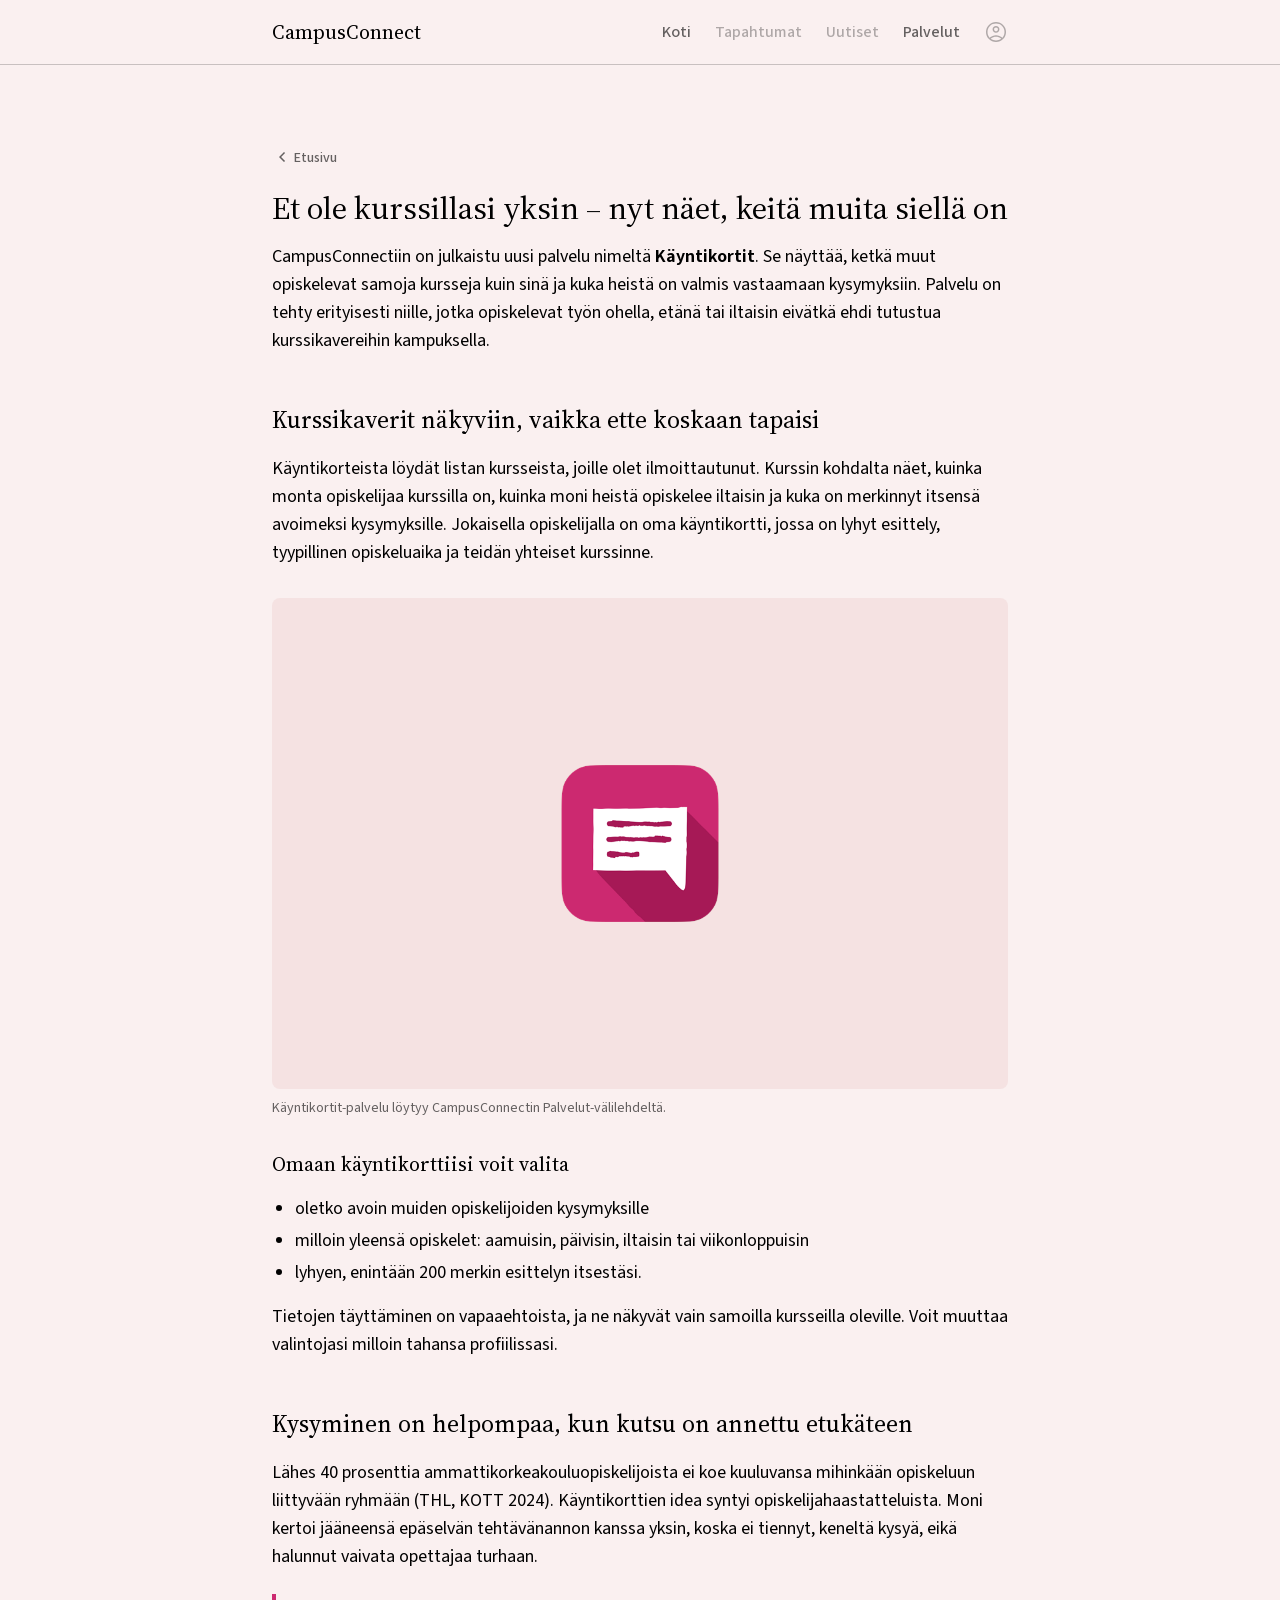
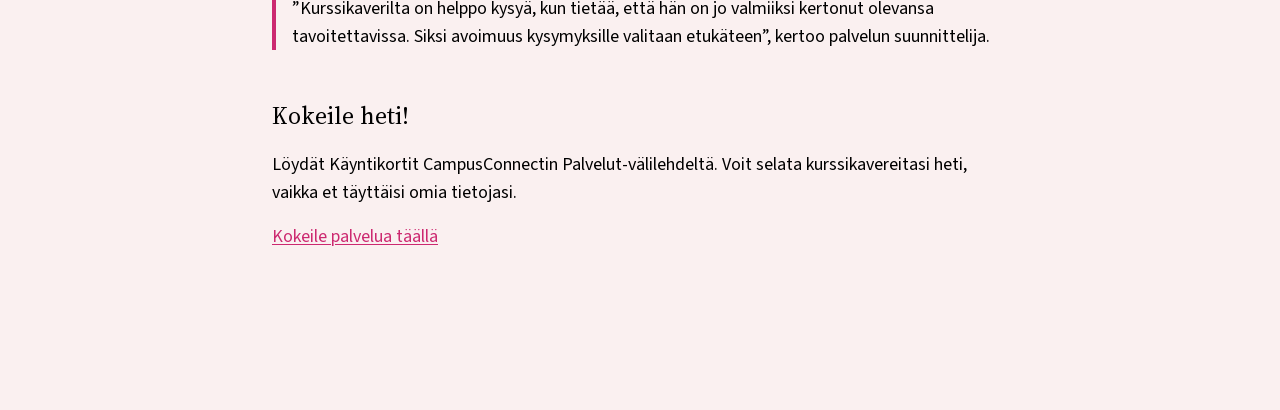
<file: uutinen_kayntikortit.html>
<!doctype html>
<html lang="fi">
  <head>
    <meta charset="utf-8" />
    <meta
      name="viewport"
      content="width=device-width, initial-scale=1, viewport-fit=cover"
    />
    <title>Et ole kurssillasi yksin – nyt näet, keitä muita siellä on – CampusConnect</title>
    <meta
      name="description"
      content="CampusConnectin uusi Käyntikortit-palvelu näyttää, ketkä muut opiskelevat samoja kursseja kuin sinä ja kuka heistä on valmis vastaamaan kysymyksiin."
    />
    <link
      rel="preload"
      href="fonts/SourceSans3-Variable.woff2"
      as="font"
      type="font/woff2"
      crossorigin
    />
    <link
      rel="preload"
      href="fonts/SourceSerif4-Variable.woff2"
      as="font"
      type="font/woff2"
      crossorigin
    />
    <link rel="stylesheet" href="css/styles.css" />
    <script src="js/main.js" defer></script>
  </head>
  <body>
    <a class="skip-link" href="#main">Siirry pääsisältöön</a>

    <header class="site-header">
      <div class="site-header__inner">
        <a class="site-logo" href="index.html">CampusConnect</a>
        <nav class="site-nav" aria-label="Päävalikko">
          <ul class="site-nav__list">
            <li class="site-nav__item">
              <a class="site-nav__link" href="index.html">
                <img
                  class="site-nav__icon"
                  src="img/icons/home.svg"
                  alt=""
                  width="24"
                  height="24"
                />
                <span class="site-nav__label">Koti</span>
              </a>
            </li>
            <li class="site-nav__item">
              <a class="site-nav__link" role="link" aria-disabled="true">
                <img
                  class="site-nav__icon"
                  src="img/icons/calendar.svg"
                  alt=""
                  width="24"
                  height="24"
                />
                <span class="site-nav__label">Tapahtumat</span>
              </a>
            </li>
            <li class="site-nav__item">
              <a class="site-nav__link" role="link" aria-disabled="true">
                <img
                  class="site-nav__icon"
                  src="img/icons/rss.svg"
                  alt=""
                  width="24"
                  height="24"
                />
                <span class="site-nav__label">Uutiset</span>
              </a>
            </li>
            <li class="site-nav__item">
              <a class="site-nav__link" href="palvelut.html">
                <img
                  class="site-nav__icon"
                  src="img/icons/apps.svg"
                  alt=""
                  width="24"
                  height="24"
                />
                <span class="site-nav__label">Palvelut</span>
              </a>
            </li>
            <li class="site-nav__item site-nav__item--profile">
              <a class="site-nav__link" role="link" aria-disabled="true">
                <img
                  class="site-nav__icon"
                  src="img/icons/account.svg"
                  alt=""
                  width="24"
                  height="24"
                />
                <span class="site-nav__label">Profiili</span>
              </a>
            </li>
          </ul>
        </nav>
      </div>
    </header>

    <main id="main" class="page page--article">
      <div class="container">
        <a class="back-link" href="index.html">
          <img
            src="img/icons/chevron-back-sm.svg"
            alt=""
            width="20"
            height="20"
          />
          Etusivu
        </a>

        <article class="article">
          <h1>Et ole kurssillasi yksin – nyt näet, keitä muita siellä on</h1>

          <p>
            CampusConnectiin on julkaistu uusi palvelu nimeltä
            <strong>Käyntikortit</strong>. Se näyttää, ketkä muut opiskelevat
            samoja kursseja kuin sinä ja kuka heistä on valmis vastaamaan
            kysymyksiin. Palvelu on tehty erityisesti niille, jotka opiskelevat
            työn ohella, etänä tai iltaisin eivätkä ehdi tutustua
            kurssikavereihin kampuksella.
          </p>

          <h2>Kurssikaverit näkyviin, vaikka ette koskaan tapaisi</h2>
          <p>
            Käyntikorteista löydät listan kursseista, joille olet
            ilmoittautunut. Kurssin kohdalta näet, kuinka monta opiskelijaa
            kurssilla on, kuinka moni heistä opiskelee iltaisin ja kuka on
            merkinnyt itsensä avoimeksi kysymyksille. Jokaisella opiskelijalla
            on oma käyntikortti, jossa on lyhyt esittely, tyypillinen
            opiskeluaika ja teidän yhteiset kurssinne.
          </p>

          <figure class="article__figure">
            <img
              src="img/uutinen-kuva.png"
              width="600"
              height="400"
              alt="Käyntikortit-palvelun kuvake: valkoinen puhekupla vaaleanpunaisella pohjalla"
            />
            <figcaption>
              Käyntikortit-palvelu löytyy CampusConnectin Palvelut-välilehdeltä.
            </figcaption>
          </figure>

          <h3>Omaan käyntikorttiisi voit valita</h3>

          <ul>
            <li>oletko avoin muiden opiskelijoiden kysymyksille</li>
            <li>
              milloin yleensä opiskelet: aamuisin, päivisin, iltaisin tai
              viikonloppuisin
            </li>
            <li>lyhyen, enintään 200 merkin esittelyn itsestäsi.</li>
          </ul>

          <p>
            Tietojen täyttäminen on vapaaehtoista, ja ne näkyvät vain samoilla
            kursseilla oleville. Voit muuttaa valintojasi milloin tahansa
            profiilissasi.
          </p>

          <h2>Kysyminen on helpompaa, kun kutsu on annettu etukäteen</h2>
          <p>
            Lähes 40 prosenttia ammattikorkeakouluopiskelijoista ei koe
            kuuluvansa mihinkään opiskeluun liittyvään ryhmään (THL, KOTT 2024).
            Käyntikorttien idea syntyi opiskelijahaastatteluista. Moni kertoi
            jääneensä epäselvän tehtävänannon kanssa yksin, koska ei tiennyt,
            keneltä kysyä, eikä halunnut vaivata opettajaa turhaan.
          </p>
          <blockquote>
            <p>
              ”Kurssikaverilta on helppo kysyä, kun tietää, että hän on jo
              valmiiksi kertonut olevansa tavoitettavissa. Siksi avoimuus
              kysymyksille valitaan etukäteen”, kertoo palvelun suunnittelija.
            </p>
          </blockquote>

          <h2>Kokeile heti!</h2>
          <p>
            Löydät Käyntikortit CampusConnectin Palvelut-välilehdeltä. Voit
            selata kurssikavereitasi heti, vaikka et täyttäisi omia tietojasi.
          </p>
          <p><a href="kurssit.html">Kokeile palvelua täällä</a></p>
        </article>
      </div>
    </main>
  </body>
</html>
</file>
<file: css/styles.css>
/* ==========================================================================
   CampusConnect – shared stylesheet
   Values come from the Figma file "CampusConnect Käyntikortit"
   (uHTaIp5e9gUA955tGombiA). The file defines no variables or styles,
   so the token names below are ours; the values are Figma's.
   ========================================================================== */

/* Fonts: Source Serif 4 (headings) and Source Sans 3 (body, UI),
   self-hosted variable fonts in WOFF2 (Adobe's official builds,
   SIL Open Font License – see fonts/LICENSE-*.md). One file per family
   covers every weight (and Serif's optical size axis). */
@font-face {
  font-family: "Source Sans 3";
  src: url("../fonts/SourceSans3-Variable.woff2") format("woff2");
  font-weight: 200 900;
  font-style: normal;
  font-display: swap;
}

@font-face {
  font-family: "Source Serif 4";
  src: url("../fonts/SourceSerif4-Variable.woff2") format("woff2");
  font-weight: 200 900;
  font-style: normal;
  font-display: swap;
}

/* ==========================================================================
   1. Design tokens
   ========================================================================== */

:root {
  /* The design is light only; dark mode keeps these colors. */
  color-scheme: light;

  /* --- Colors ----------------------------------------------------------- */
  --color-bg: #faf0f0; /* page background */
  --color-surface: #ffffff; /* cards, modals, tab bar */
  --color-accent: #cc2970; /* primary buttons, links, active tab */
  --color-on-accent: #ffffff; /* text on accent */
  --color-text: #000000; /* headings, primary text */
  --color-text-soft: rgba(0, 0, 0, 0.7); /* card body text */
  --color-text-muted: rgba(0, 0, 0, 0.6); /* secondary text, inactive tabs */
  --color-divider: rgba(0, 0, 0, 0.2); /* hairlines, tab bar border */
  --color-border-input: rgba(0, 0, 0, 0.3);
  --color-placeholder: rgba(0, 0, 0, 0.2); /* image placeholders, avatars */
  --color-overlay: rgba(0, 0, 0, 0.2); /* modal backdrop */

  /* Not in Figma: greyed-out nav items (Tapahtumat, Uutiset, Profiili). */
  --color-disabled: rgba(0, 0, 0, 0.3);

  /* --- Font families ---------------------------------------------------- */
  --font-serif: "Source Serif 4", Georgia, "Times New Roman", serif;
  --font-sans: "Source Sans 3", "Segoe UI", Roboto, Arial, sans-serif;

  /* --- Font weights ----------------------------------------------------- */
  --weight-regular: 400;
  --weight-medium: 500;
  --weight-semibold: 650;

  /* --- Type scale (size / line height), px values from Figma ------------ */
  /* Serif */
  --text-display-size: 2rem; /* 32px – page title (h1) */
  --text-display-lh: 2.25rem; /* 36px */
  --text-display-opsz: 40; /* Figma sets optical size 40 on page titles */
  --text-title-size: 1.5rem; /* 24px – section title (h2) */
  --text-title-lh: 2.25rem; /* 36px */
  --text-heading-size: 1.25rem; /* 20px – modal question */
  --text-heading-lh: 1.75rem; /* 28px */
  --text-subheading-size: 1.125rem; /* 18px – list row and event titles */
  --text-subheading-lh: 1.40625rem; /* 22.5px */
  --text-name-size: 1rem; /* 16px medium – person name */
  --text-name-lh: 1.3125rem; /* 21px */

  /* Sans */
  --text-body-size: 1rem; /* 16px – body text, buttons, modal text */
  --text-body-lh: 1.5rem; /* 24px */
  --text-body-sm-size: 0.875rem; /* 14px – smallest text: descriptions, lead, notes */
  --text-body-sm-lh: 1.3125rem; /* 21px */
  --text-lead-size: 1.125rem; /* 18px – text under the page title */
  --text-lead-lh: 1.6875rem; /* 27px */
  --text-article-size: 1.125rem; /* 18px – news article body (long-form reading) */
  --text-article-lh: 1.75rem; /* 28px */
  --text-news-title-size: 1rem; /* 16px semibold – news item title */
  --text-news-title-lh: 1.3125rem; /* 21px */
  --text-label-size: 0.875rem; /* 14px medium – tab bar labels (13px in Figma) */
  --text-label-lh: 1.125rem; /* 18px */

  /* --- Spacing (from Figma positions) ---------------------------------- */
  --space-1: 0.25rem; /* 4px */
  --space-2: 0.5rem; /* 8px */
  --space-3: 0.75rem; /* 12px */
  --space-4: 1rem; /* 16px – page side padding, card padding, list gaps */
  --space-5: 1.5rem; /* 24px – modal padding */
  --space-6: 2rem; /* 32px */
  --space-7: 3rem; /* 48px */
  --space-8: 4rem; /* 64px – gap before a new page section */
  --space-9: 5rem; /* 80px – page top on mobile, header to first section */
  --space-card: 1.25rem; /* 20px – news card padding */

  /* --- Radii ------------------------------------------------------------ */
  --radius-md: 8px; /* cards, buttons, thumbnails, modals, text box */
  --radius-pill: 20px; /* chat field, send button */
  --radius-full: 50%; /* avatars */

  /* --- Effects ---------------------------------------------------------- */
  --shadow-card: 0 4px 8px 0 rgba(64, 0, 28, 0.2);
  --shadow-input-inset: inset 0 2px 4px 0 rgba(0, 0, 0, 0.2);
  --blur-overlay: 2px;

  /* --- Component sizes -------------------------------------------------- */
  --size-button: 3rem; /* 48px – button and modal header height */
  --size-thumb: 5rem; /* 80px – list thumbnail */
  --size-avatar: 3rem; /* 48px – person avatar */
  --size-icon: 1.5rem; /* 24px – UI icons */
  --size-icon-sm: 1.25rem; /* 20px – back link chevron */
  --size-tab: 4rem; /* 64px – tab bar: 10px + icon + label + 10px (plus home indicator area on iPhones) */
  --size-chat-field: 2rem; /* 32px – chat input and send button */
  --size-dot: 10px; /* onboarding step indicator */

  /* --- Layout (from campusconnect-responsiveness.md) -------------------- */
  --container-max: 768px;
  --measure: 70ch; /* max width of text blocks */
  --modal-max: 480px; /* dialog width on screens >= 600px */
  /* Breakpoints (media queries cannot use custom properties):
     600px  – centered modal dialog
     672px  – two-column lists and card grids (column reaches 640px)
     768px  – top navigation replaces bottom tab bar */
}

/* ==========================================================================
   2. Base
   ========================================================================== */

*,
*::before,
*::after {
  box-sizing: border-box;
}

html {
  -webkit-text-size-adjust: 100%;
  text-size-adjust: 100%;
}

body {
  margin: 0;
  min-height: 100vh;
  background-color: var(--color-bg);
  color: var(--color-text);
  font-family: var(--font-sans);
  font-size: var(--text-body-size);
  line-height: var(--text-body-lh);
  /* Inherited by all links and hover underlines: a little air below text. */
  text-underline-offset: 0.15em;
}

img,
svg {
  display: block;
  max-width: 100%;
}

h1,
h2,
h3,
p,
ul,
ol {
  margin: 0;
}

h1,
h2,
h3 {
  font-family: var(--font-serif);
  font-weight: var(--weight-regular);
  color: var(--color-text);
  /* Long Finnish compounds (e.g. "ohjelmistokehitykseen") must not push
     the page wider than a 320px screen. */
  overflow-wrap: break-word;
  -webkit-hyphens: auto;
  hyphens: auto;
}

h1 {
  font-size: var(--text-display-size);
  line-height: var(--text-display-lh);
  font-variation-settings: "opsz" var(--text-display-opsz);
}

h2 {
  font-size: var(--text-title-size);
  line-height: var(--text-title-lh);
}

h3 {
  font-size: var(--text-subheading-size);
  line-height: var(--text-subheading-lh);
}

a {
  color: var(--color-accent);
  text-decoration-thickness: from-font;
}

:focus-visible {
  outline: 2px solid var(--color-accent);
  outline-offset: 2px;
}

/* Lead text under a page title (14px muted, Figma "Tervetuloa…"). */
/* Text right under the page title: lead line or course code. */
.lead,
.course__code {
  margin-top: var(--space-4);
  max-width: var(--measure);
  color: var(--color-text-muted);
  font-size: var(--text-lead-size);
  line-height: var(--text-lead-lh);
}

/* Hidden visually, still read by screen readers. */
.visually-hidden {
  position: absolute;
  width: 1px;
  height: 1px;
  margin: -1px;
  padding: 0;
  overflow: hidden;
  clip-path: inset(50%);
  white-space: nowrap;
  border: 0;
}

.skip-link {
  position: absolute;
  top: var(--space-2);
  left: var(--space-2);
  z-index: 100;
  padding: var(--space-2) var(--space-4);
  border-radius: var(--radius-md);
  background-color: var(--color-surface);
  box-shadow: var(--shadow-card);
  transform: translateY(-200%);
}

.skip-link:focus {
  transform: none;
}

/* ==========================================================================
   3. Layout
   ========================================================================== */

/* Page content: one centered column, max --container-max wide. */
.container {
  width: 100%;
  max-width: var(--container-max);
  margin-inline: auto;
  padding-inline: var(--space-4);
}

/* Mobile: Figma places the page title 80px below the status bar.
   Leave room at the bottom for the fixed tab bar. */
.page {
  padding-top: var(--space-9);
  padding-bottom: calc(
    var(--size-tab) + env(safe-area-inset-bottom, 0px) + var(--space-7)
  );
}

/* Long text stays one column, capped at a readable width. */
.prose {
  max-width: var(--measure);
}

/* Desktop: the same 80px gap as on mobile, measured from the top bar. */
@media (min-width: 768px) {
  .page {
    padding-bottom: var(--space-8);
  }
}

/* Phone in landscape: less empty space above the title. */
@media (max-height: 500px) {
  .page {
    padding-top: var(--space-6);
  }
}

/* ==========================================================================
   4. Navigation
   One <nav> in the header. Below 768px it is the bottom tab bar from
   Figma; from 768px up it is a top bar with text links and a profile
   icon. Items without a page (Tapahtumat, Uutiset, Profiili) are
   greyed out: <a> without href, role="link", aria-disabled="true".
   ========================================================================== */

/* The wordmark only appears in the top bar; Figma has no mobile header. */
.site-logo {
  display: none;
}

/* --- Bottom tab bar (mobile) ------------------------------------------ */
.site-nav {
  position: fixed;
  right: 0;
  bottom: 0;
  left: 0;
  z-index: 10;
  padding-bottom: env(safe-area-inset-bottom, 0px);
  border-top: 1px solid var(--color-divider);
  background-color: var(--color-surface);
}

.site-nav__list {
  display: grid;
  grid-template-columns: repeat(5, 1fr);
  max-width: var(--modal-max);
  margin-inline: auto;
  padding: 0 var(--space-4);
  list-style: none;
}

.site-nav__link {
  display: flex;
  flex-direction: column;
  align-items: center;
  gap: 2px;
  min-height: var(--size-tab);
  padding: 10px 0; /* same space above the icon and below the label */
  color: var(--color-text-muted);
  font-size: var(--text-label-size);
  font-weight: var(--weight-medium);
  line-height: var(--text-label-lh);
  text-align: center;
  text-decoration: none;
}

.site-nav__icon {
  width: var(--size-icon);
  height: var(--size-icon);
}

.site-nav__link[aria-current] {
  color: var(--color-accent);
}

.site-nav__link[aria-disabled="true"] {
  color: var(--color-disabled);
  cursor: default;
}

/* Icons are black at 60%; half opacity gives the 30% disabled grey. */
.site-nav__link[aria-disabled="true"] .site-nav__icon {
  opacity: 0.5;
}

/* --- Top navigation bar (tablet and desktop) -------------------------- */
@media (min-width: 768px) {
  .site-header {
    position: sticky;
    top: 0;
    z-index: 10;
    border-bottom: 1px solid var(--color-divider);
    background-color: var(--color-bg);
  }

  .site-header__inner {
    display: flex;
    align-items: center;
    justify-content: space-between;
    gap: var(--space-5);
    max-width: var(--container-max);
    min-height: 4rem;
    margin-inline: auto;
    padding-inline: var(--space-4);
  }

  .site-logo {
    display: block;
    color: var(--color-text);
    font-family: var(--font-serif);
    font-size: var(--text-heading-size);
    line-height: var(--text-heading-lh);
    text-decoration: none;
  }

  .site-nav {
    position: static;
    padding-bottom: 0;
    border-top: 0;
    background-color: transparent;
  }

  .site-nav__list {
    display: flex;
    align-items: center;
    gap: var(--space-5);
    max-width: none;
    padding: 0;
  }

  .site-nav__link {
    flex-direction: row;
    min-height: var(--size-button);
    padding: 0;
    font-size: var(--text-body-size);
    line-height: var(--text-body-lh);
  }

  /* Text links only; the profile item shows just its icon. */
  .site-nav__icon {
    display: none;
  }

  .site-nav__item--profile .site-nav__icon {
    display: block;
  }

  .site-nav__item--profile .site-nav__label {
    position: absolute;
    width: 1px;
    height: 1px;
    margin: -1px;
    overflow: hidden;
    clip-path: inset(50%);
    white-space: nowrap;
  }
}

/* ==========================================================================
   5. Components
   ========================================================================== */

/* --- Buttons ------------------------------------------------------------ */
.button {
  display: inline-flex;
  align-items: center;
  justify-content: center;
  min-height: var(--size-button);
  padding: 0 var(--space-5);
  border: 1px solid var(--color-accent);
  border-radius: var(--radius-md);
  font-family: var(--font-sans);
  font-size: var(--text-body-size);
  font-weight: var(--weight-medium);
  line-height: var(--text-body-lh);
  text-align: center;
  text-decoration: none;
  cursor: pointer;
}

.button--primary {
  background-color: var(--color-accent);
  color: var(--color-on-accent);
}

.button--secondary {
  background-color: transparent;
  color: var(--color-accent);
}

.button--primary:hover {
  filter: brightness(0.92);
}

.button--secondary:hover {
  background-color: var(--color-surface);
}

/* Full width of its column (modal actions). */
.button--block {
  width: 100%;
}

/* Not in Figma: "Jatka" before a choice is made. */
.button:disabled {
  opacity: 0.4;
  filter: none;
  cursor: not-allowed;
}

/* Icon-only button (modal close / back): 48px tap area, 24px icon. */
.icon-button {
  display: grid;
  place-items: center;
  width: var(--size-button);
  height: var(--size-button);
  padding: 0;
  border: 0;
  border-radius: var(--radius-md);
  background: none;
  cursor: pointer;
}

.icon-button img {
  width: var(--size-icon);
  height: var(--size-icon);
}

.icon-button:focus-visible {
  outline-offset: -4px;
}

/* --- Back link ("‹ Käyntikortit" on course pages) ----------------------- */
.back-link {
  display: inline-flex;
  align-items: center;
  gap: 2px;
  min-height: var(--size-icon);
  color: var(--color-text-muted);
  font-size: var(--text-body-sm-size);
  font-weight: var(--weight-medium);
  line-height: var(--text-body-sm-lh);
  text-decoration: none;
}

.back-link:hover {
  text-decoration: underline;
}

.back-link img {
  width: var(--size-icon-sm);
  height: var(--size-icon-sm);
}

/* --- Image placeholder (grey box with image icon) ----------------------- */
.placeholder {
  display: grid;
  place-items: center;
  border-radius: var(--radius-md);
  background-color: var(--color-placeholder);
}

/* The Figma icon is three parts in a 40 × 27px box. */
.placeholder__icon {
  position: relative;
  width: 40px;
  height: 27px;
}

.placeholder__icon img {
  position: absolute;
}

.placeholder__icon img:nth-child(1) {
  left: 0;
  top: 13.2px;
}

.placeholder__icon img:nth-child(2) {
  left: 11.7px;
  top: 7.4px;
}

.placeholder__icon img:nth-child(3) {
  left: 9.9px;
  top: 0;
}

/* Larger images (event cards) use the same icon at 1.5×, as in Figma. */
.placeholder--large .placeholder__icon {
  transform: scale(1.5);
}

/* --- List rows (Palvelut, Käyntikortit course list) ----------------------
   Lists and card grids switch to two columns when their column is at least
   640px wide. They always fill the page container (viewport − 32px padding,
   up to --container-max), so that happens at a 672px viewport. A media query is used
   instead of a container query because the W3C CSS validator does not yet
   recognize container queries. */
.list {
  padding: 0;
  list-style: none;
}

.list__item + .list__item {
  border-top: 1px solid var(--color-divider);
}

.row {
  display: flex;
  align-items: center;
  gap: var(--space-4);
  padding-block: var(--space-4);
  color: inherit;
  text-decoration: none;
}

.row__media {
  flex: none;
  width: var(--size-thumb);
  height: var(--size-thumb);
  border-radius: var(--radius-md);
  object-fit: cover;
}

.row__title {
  display: block;
  font-family: var(--font-serif);
  font-size: var(--text-subheading-size);
  font-weight: var(--weight-regular);
  line-height: var(--text-subheading-lh);
}

.row__text {
  display: block;
  margin-top: var(--space-1);
  color: var(--color-text-muted);
  font-size: var(--text-body-sm-size);
  line-height: var(--text-body-sm-lh);
}

a.row:hover .row__title {
  text-decoration: underline;
}

/* Two columns once the list's column is 640px wide (see above). */
@media (min-width: 672px) {
  .list {
    display: grid;
    grid-template-columns: repeat(2, minmax(0, 1fr));
    column-gap: var(--space-6);
  }

  .list__item:nth-child(2) {
    border-top: 0;
  }
}

/* --- Cards and card grid (person cards, event cards) --------------------- */
.card {
  border-radius: var(--radius-md);
  background-color: var(--color-surface);
  box-shadow: var(--shadow-card);
}

.card-grid {
  display: grid;
  gap: var(--space-4);
  padding: 0;
  list-style: none;
}

@media (min-width: 672px) {
  .card-grid {
    grid-template-columns: repeat(2, minmax(0, 1fr));
  }

  /* Event cards: every row as tall as the tallest card. Person cards keep
     per-row heights, so a card alone in the last row isn't stretched. */
  .card-grid--equal-rows {
    grid-auto-rows: 1fr;
  }
}

/* --- Person card (Kurssi) ----------------------------------------------- */
.person-card {
  display: block;
  width: 100%;
  height: 100%;
  padding: var(--space-4);
  border: 0;
  color: inherit;
  font: inherit;
  text-align: left;
}

button.person-card {
  cursor: pointer;
}

button.person-card:hover .person-card__name {
  text-decoration: underline;
}

.person-card__head {
  display: flex;
  align-items: center;
  gap: var(--space-4);
}

.avatar {
  display: block;
  flex: none;
  width: var(--size-avatar);
  height: var(--size-avatar);
  border-radius: var(--radius-full);
  background-color: var(--color-placeholder);
}

.person-card__name {
  display: block;
  font-family: var(--font-serif);
  font-size: var(--text-name-size);
  font-weight: var(--weight-medium);
  line-height: var(--text-name-lh);
}

.person-card__status {
  display: block;
  color: var(--color-text-muted);
  font-size: var(--text-body-sm-size);
  line-height: var(--text-body-sm-lh);
}

.person-card__note {
  display: block;
  margin-top: var(--space-4);
  padding-top: var(--space-3);
  border-top: 1px solid var(--color-divider);
  color: var(--color-text-muted);
  font-size: var(--text-body-sm-size);
  line-height: var(--text-body-sm-lh);
}

/* --- Radio buttons and checkboxes ---------------------------------------
   Native inputs drawn to match Figma's Material outline icons
   (radio: 20px ring, checkbox: 18px square, 2px black stroke).
   Checked states are not in Figma; they use the accent color. */
.choices {
  margin: 0;
  padding: 0;
  border: 0;
}

.choice {
  display: flex;
  align-items: center;
  gap: var(--space-3);
  min-height: 2.5rem; /* rows sit 40px apart in Figma */
  font-size: var(--text-body-size);
  line-height: var(--text-body-lh);
  cursor: pointer;
}

.choice input {
  flex: none;
  margin: 2px;
  -webkit-appearance: none;
  appearance: none;
  border: 2px solid var(--color-text);
  background-color: var(--color-surface);
  background-position: center;
  background-repeat: no-repeat;
  cursor: pointer;
}

.choice input[type="radio"] {
  width: 20px;
  height: 20px;
  border-radius: var(--radius-full);
}

.choice input[type="checkbox"] {
  width: 18px;
  height: 18px;
  margin: 3px;
  border-radius: 2px;
}

.choice input[type="radio"]:checked {
  border-color: var(--color-accent);
  background-image: radial-gradient(
    circle,
    var(--color-accent) 0 5px,
    transparent 5.5px
  );
}

.choice input[type="checkbox"]:checked {
  border-color: var(--color-accent);
  background-color: var(--color-accent);
  background-image: url("../img/icons/check.svg");
  background-size: 100%;
}

/* --- Text area (Onboarding 4) ------------------------------------------- */
.textarea {
  display: block;
  width: 100%;
  min-height: 9.375rem; /* 150px */
  padding: var(--space-3);
  border: 1px solid var(--color-border-input);
  border-radius: var(--radius-md);
  background-color: var(--color-surface);
  box-shadow: var(--shadow-input-inset);
  color: var(--color-text);
  font-family: inherit;
  font-size: var(--text-body-size);
  line-height: var(--text-body-lh);
  resize: vertical;
}

/* --- Step dots (onboarding progress) ------------------------------------ */
.steps {
  display: flex;
  justify-content: center;
  gap: var(--space-3);
  padding: 0;
  list-style: none;
}

.steps__dot {
  width: var(--size-dot);
  height: var(--size-dot);
  border: 1.5px solid rgba(0, 0, 0, 0.33);
  border-radius: var(--radius-full);
}

.steps__dot.is-current {
  border: 1px solid var(--color-text-muted);
  background-color: var(--color-text-muted);
}

/* --- Modal (<dialog>) ----------------------------------------------------
   Phone: 16px from the screen edges, as in Figma. From 600px up the
   width stops at 480px (responsiveness plan). Always centered. */
.modal {
  width: calc(100% - 2 * var(--space-4));
  max-width: var(--modal-max);
  max-height: calc(100% - 2 * var(--space-4));
  overflow-y: auto; /* phone in landscape: the modal scrolls */
  padding: 0;
  border: 0;
  border-radius: var(--radius-md);
  background-color: var(--color-surface);
  box-shadow: var(--shadow-card);
  color: var(--color-text);
}

.modal::backdrop {
  background-color: var(--color-overlay);
  -webkit-backdrop-filter: blur(var(--blur-overlay));
  backdrop-filter: blur(var(--blur-overlay));
}

/* Gentle entrance: the modal fades in while growing slightly, the backdrop
   fades in with it. No animation if the user prefers reduced motion. */
@media (prefers-reduced-motion: no-preference) {
  .modal[open] {
    animation: modal-in 320ms cubic-bezier(0.2, 0.8, 0.2, 1);
  }

  .modal[open]::backdrop {
    animation: backdrop-in 320ms ease-out;
  }

  /* Swapping one modal for another (business card → chat): no fade, so
     the dimmed backdrop stays put. */
  .modal[open].is-switching,
  .modal[open].is-switching::backdrop {
    animation: none;
  }
}

@keyframes modal-in {
  from {
    opacity: 0;
    transform: scale(0.98);
  }
}

@keyframes backdrop-in {
  from {
    opacity: 0;
  }
}

/* Back arrow | title | close X */
.modal__header {
  display: grid;
  grid-template-columns: var(--size-button) 1fr var(--size-button);
  align-items: center;
  min-height: var(--size-button);
  border-bottom: 1px solid var(--color-divider);
}

.modal__back {
  grid-column: 1;
}

.modal__back[hidden] {
  display: none;
}

.modal__title {
  grid-column: 2;
  color: var(--color-text-muted);
  font-family: var(--font-sans);
  font-size: var(--text-body-size);
  font-weight: var(--weight-regular);
  line-height: var(--text-body-lh);
  text-align: center;
}

.modal__close {
  grid-column: 3;
}

.modal__body {
  padding: var(--space-5);
}

/* Question heading inside a modal step (serif 20/28). */
.modal__heading {
  font-size: var(--text-heading-size);
  line-height: var(--text-heading-lh);
}

.modal__text {
  margin-top: var(--space-4);
  color: var(--color-text-muted);
  font-size: var(--text-body-size);
  line-height: var(--text-body-lh);
}

.modal__actions {
  margin-top: var(--space-5);
}

.modal__actions .steps {
  margin-top: var(--space-6);
  margin-bottom: var(--space-2);
}

/* --- Toast (not in Figma; replaces the removed confirmation modal) ------ */
.toast {
  position: fixed;
  left: 50%;
  bottom: calc(
    var(--size-tab) + env(safe-area-inset-bottom, 0px) + var(--space-4)
  );
  z-index: 20;
  width: calc(100% - 2 * var(--space-4));
  max-width: var(--modal-max);
  /* Left padding = 4px stripe + 16px. */
  padding: var(--space-3) var(--space-4) var(--space-3)
    calc(4px + var(--space-4));
  border-radius: var(--radius-md);
  /* Straight 4px accent stripe on the left, clipped by the rounded corners
     (a border-left would curve along them). */
  background: linear-gradient(
    to right,
    var(--color-accent) 4px,
    var(--color-surface) 4px
  );
  box-shadow: var(--shadow-card);
  font-size: var(--text-body-size);
  line-height: var(--text-body-lh);
  transform: translateX(-50%);
  /* Always in the page (so screen readers catch the live update);
     invisible until it has a message. */
  opacity: 0;
  pointer-events: none;
}

.toast.is-visible {
  opacity: 1;
  pointer-events: auto;
}

@media (prefers-reduced-motion: no-preference) {
  .toast {
    transition: opacity 200ms ease-out;
  }
}

@media (min-width: 768px) {
  .toast {
    bottom: var(--space-6);
  }
}

/* Looks like a link but has no destination yet (e.g. "Lue lisää →"). */
.text-link {
  color: var(--color-accent);
  text-decoration: underline;
  text-decoration-thickness: from-font;
}

/* Service descriptions are cut to two lines, as in Figma. */
.row__text--clamp {
  display: -webkit-box;
  overflow: hidden;
  -webkit-box-orient: vertical;
  -webkit-line-clamp: 2;
}

/* ==========================================================================
   6. Page sections
   ========================================================================== */

/* A section starts with a divider line and a serif h2 (Etusivu, Kurssi). */
.section {
  margin-top: var(--space-8);
  padding-top: var(--space-2);
  border-top: 1px solid var(--color-divider);
}

.section__title {
  margin-bottom: var(--space-5);
}

/* 80px from the page header to the first section, 64px between the rest. */
.page-header + .section {
  margin-top: var(--space-9);
}

/* Lists directly under the header (Palvelut, Käyntikortit):
   64px + the row's own 16px padding = 80px, as in Figma. */
.page-header + .list-wrap {
  margin-top: var(--space-8);
}

/* ==========================================================================
   7. Etusivu
   ========================================================================== */

/* "Usein käytetyt palvelut" – 80px tiles, 16px apart. On a phone the row
   is wider than the screen (the 4th tile is cut off in Figma), so it
   scrolls sideways and runs to the screen edge. */
.tiles-scroll {
  margin-right: calc(-1 * var(--space-4));
  overflow-x: auto;
  scrollbar-width: none;
}

.tiles-scroll:focus-visible {
  outline-offset: -2px;
}

.tiles {
  display: flex;
  gap: var(--space-4);
  width: max-content;
  padding: 0 var(--space-4) 0 0;
  list-style: none;
}

.tiles .placeholder {
  width: var(--size-thumb);
  height: var(--size-thumb);
}

/* --- News card (Uutiset) ------------------------------------------------ */
.news {
  padding: var(--space-card);
  list-style: none;
}

.news__item + .news__item {
  margin-top: var(--space-4);
  padding-top: var(--space-4);
  border-top: 1px solid var(--color-divider);
}

.news__title {
  font-family: var(--font-sans);
  font-size: var(--text-news-title-size);
  font-weight: var(--weight-semibold);
  line-height: var(--text-news-title-lh);
}

.news__text,
.news__more {
  margin-top: var(--space-2);
  font-size: var(--text-body-sm-size);
  line-height: var(--text-body-sm-lh);
}

.news__text {
  color: var(--color-text-soft);
}

/* --- Event card (Tapahtumat) -------------------------------------------- */
/* Cards fill their grid cell, so cards in the same row are equally tall. */
.event {
  display: flex;
  flex-direction: column;
  height: 100%;
  overflow: hidden;
}

.event__media {
  flex: none;
  height: 10.75rem; /* 172px */
  border-radius: var(--radius-md) var(--radius-md) 0 0;
}

/* The text area takes the leftover space; "Lue lisää →" sits at the bottom. */
.event__body {
  display: flex;
  flex: 1;
  flex-direction: column;
  padding: var(--space-card) var(--space-5) var(--space-5);
}

.event__text,
.event__meta,
.event__more {
  margin-top: var(--space-3);
  color: var(--color-text-soft);
  font-size: var(--text-body-sm-size);
  line-height: var(--text-body-sm-lh);
}

.event__meta {
  padding: 0;
  list-style: none;
}

.event__meta li {
  display: flex;
  align-items: flex-start;
  gap: var(--space-2);
}

.event__meta li + li {
  margin-top: var(--space-3);
}

/* 14px icon box, centered on the first text line. */
.event__icon {
  display: grid;
  flex: none;
  place-items: center;
  width: 14px;
  height: var(--text-body-sm-lh);
}

.event__more {
  margin-top: auto;
  padding-top: var(--space-3);
  color: var(--color-accent);
}

/* ==========================================================================
   8. Käyntikortit onboarding modal (Onboarding 1–4)
   ========================================================================== */

.onboarding__step[hidden] {
  display: none;
}

/* Intro step: "Täytä tietosi" and "Jatka suoraan palveluun", 16px apart. */
.onboarding__intro-actions {
  display: grid;
  gap: var(--space-4);
}

.onboarding__step .modal__heading:focus {
  outline: none;
}

.onboarding__step .modal__text p + p {
  margin-top: var(--space-4);
}

/* Choice rows have 8px of their own padding above and below. */
.onboarding__step .choices {
  margin-top: var(--space-2);
}

.onboarding__step .textarea {
  margin-top: var(--space-5);
}

/* "0/200 merkkiä" under the text box, right-aligned. */
.textarea-counter {
  margin-top: var(--space-2);
  color: var(--color-text-muted);
  font-size: var(--text-body-sm-size);
  line-height: var(--text-body-sm-lh);
  text-align: right;
}

.textarea-counter.is-full {
  color: var(--color-text);
}

.onboarding__step .textarea-counter + .modal__actions {
  margin-top: var(--space-4);
}

/* ==========================================================================
   9. Kurssi pages (Kurssi, Kurssi (tyhjä))
   ========================================================================== */

.page-header .back-link + h1 {
  margin-top: var(--space-4);
}

.course__body {
  max-width: var(--measure);
  margin-top: var(--space-7);
  font-size: var(--text-body-size);
  line-height: var(--text-body-lh);
}

.course__body > * + * {
  margin-top: var(--space-4);
}

/* Section title followed by a short text instead of cards: 16px gap. */
.section__title--tight {
  margin-bottom: var(--space-4);
}

/* "Järjestetty …" line between a section title and its list. */
.list-note {
  margin-bottom: var(--space-5);
  color: var(--color-text-muted);
  font-size: var(--text-body-sm-size);
  line-height: var(--text-body-sm-lh);
}

.empty-state {
  max-width: var(--measure);
  color: var(--color-text-muted);
  font-size: var(--text-body-size);
  line-height: var(--text-body-lh);
}

/* ==========================================================================
   10. Käyntikortti and Chat modals
   ========================================================================== */

/* --- Käyntikortti: 16px padding, blocks separated by dividers ----------- */
.profile {
  padding: var(--space-4);
}

.profile__block {
  padding-block: var(--space-4);
  border-top: 1px solid var(--color-divider);
}

.profile__block:first-child {
  padding-top: 0;
  border-top: 0;
}

.profile__name {
  font-family: var(--font-serif);
  font-size: var(--text-name-size);
  font-weight: var(--weight-medium);
  line-height: var(--text-name-lh);
}

.profile__text {
  font-size: var(--text-body-sm-size);
  line-height: var(--text-body-sm-lh);
}

.profile__courses {
  color: var(--color-text-muted);
  font-size: var(--text-body-sm-size);
  line-height: var(--text-body-sm-lh);
}

.profile__courses ul {
  margin-top: var(--space-1);
  padding-left: 18px;
}

/* --- Chat: fixed-height modal with an empty message area and composer --- */
.modal--chat[open] {
  display: flex;
  flex-direction: column;
  height: 36.75rem; /* 588px in Figma; .modal's max-height fits short screens */
}

.chat__messages {
  flex: 1;
}

.chat__composer {
  display: flex;
  align-items: center;
  gap: var(--space-4);
  padding: var(--space-3) var(--space-4);
  border-top: 1px solid var(--color-divider);
}

/* Static example: the controls are disabled but keep Figma's look. */
.chat__input {
  flex: 1;
  min-width: 0;
  height: var(--size-chat-field);
  padding: 0 var(--space-4);
  border: 1px solid var(--color-divider);
  border-radius: var(--radius-pill);
  background-color: var(--color-surface);
  color: var(--color-text);
  font-family: inherit;
  font-size: var(--text-body-size);
  line-height: var(--text-body-lh);
}

.chat__input::placeholder {
  color: var(--color-text-muted);
  opacity: 1;
}

.chat__send {
  display: grid;
  flex: none;
  place-items: center;
  width: var(--size-chat-field);
  height: var(--size-chat-field);
  padding: 0;
  border: 0;
  border-radius: var(--radius-pill);
  background-color: var(--color-accent);
}

.chat__send img {
  width: var(--size-icon-sm);
  height: var(--size-icon-sm);
}

/* ==========================================================================
   11. News article (uutinen_kayntikortit.html)
   Site headings, larger body text for long-form reading, full container
   width.
   ========================================================================== */

/* 160px below the article: twice the 80px top space (plus the tab bar on
   phones). */
.page--article {
  padding-bottom: calc(
    var(--size-tab) + env(safe-area-inset-bottom, 0px) + 2 * var(--space-9)
  );
}

@media (min-width: 768px) {
  .page--article {
    padding-bottom: calc(2 * var(--space-9));
  }
}

.article {
  margin-top: var(--space-4); /* below the "‹ Etusivu" back link */
  font-size: var(--text-article-size);
  line-height: var(--text-article-lh);
}

/* 16px between paragraphs, lists, quotes and the text after headings. */
.article > * + * {
  margin-top: var(--space-4);
}

.article > h2 {
  margin-top: var(--space-7);
}

/* Subheading: 20px serif, larger than the 18px body text. */
.article > h3 {
  margin-top: var(--space-6);
  font-size: var(--text-heading-size);
  line-height: var(--text-heading-lh);
}

.article strong {
  font-weight: var(--weight-semibold);
}

.article ul {
  padding-left: 1.25em;
}

.article li + li {
  margin-top: var(--space-1);
}

.article blockquote {
  margin: var(--space-5) 0;
  padding-left: var(--space-4);
  border-left: 4px solid var(--color-accent);
}

/* Text after a quote: 24px. Headings keep their own (larger) spacing. */
.article blockquote + p,
.article blockquote + ul {
  margin-top: var(--space-5);
}

.article__figure {
  margin: var(--space-6) 0;
}

.article__figure + * {
  margin-top: var(--space-6);
}

.article__figure img {
  width: 100%;
  height: auto;
  border-radius: var(--radius-md);
}

.article__figure figcaption {
  margin-top: var(--space-2);
  color: var(--color-text-muted);
  font-size: var(--text-body-sm-size);
  line-height: var(--text-body-sm-lh);
}
</file>
